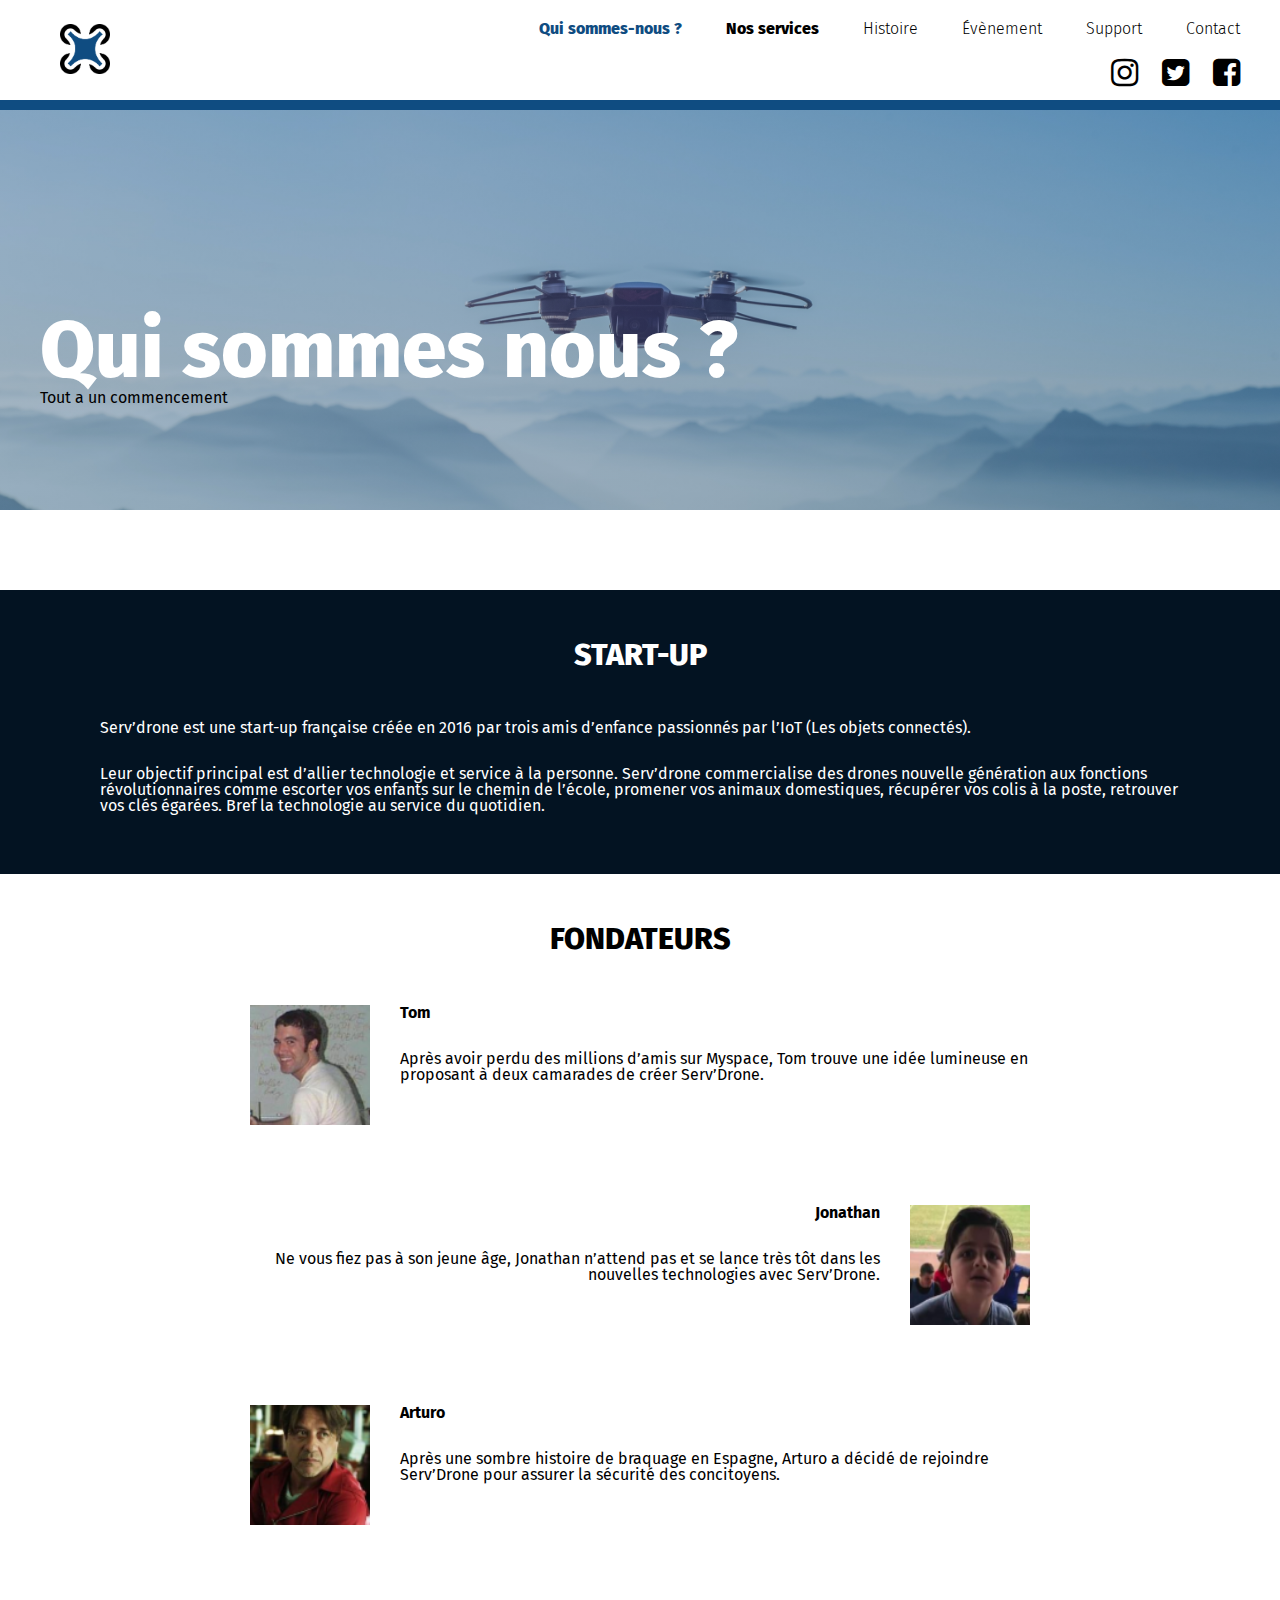
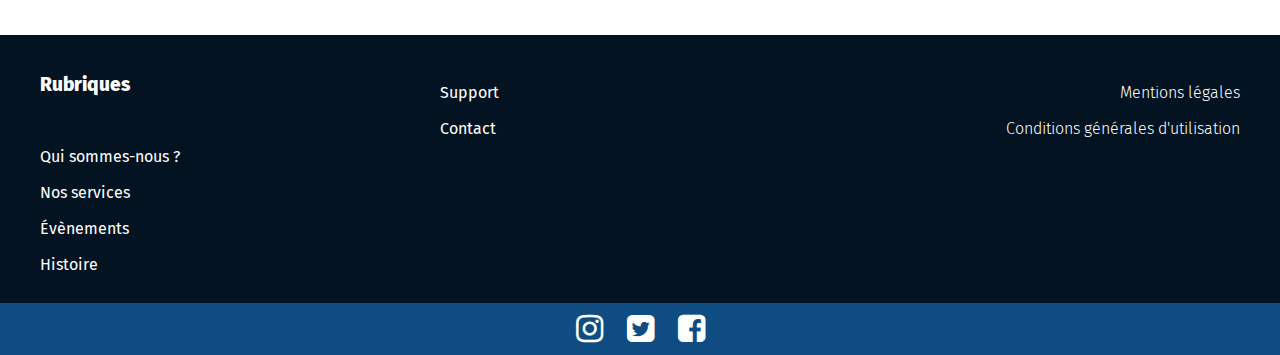
<file: about.html>
<!DOCTYPE html>
<html lang="fr">

<head>
    <meta charset="UTF-8">
    <meta name="viewport" content="width=device-width, initial-scale=1.0">

    <link rel="icon" type="image/png" href="images/favicon.png">
    <title>Serv'Drone</title>

    <link href="https://fonts.googleapis.com/css2?family=Fira+Sans:ital,wght@0,300;0,400;0,500;0,700;1,400&display=swap" rel="stylesheet">

    <link rel="stylesheet" href="https://stackpath.bootstrapcdn.com/font-awesome/4.7.0/css/font-awesome.min.css" integrity="sha384-wvfXpqpZZVQGK6TAh5PVlGOfQNHSoD2xbE+QkPxCAFlNEevoEH3Sl0sibVcOQVnN" crossorigin="anonymous">

    <link rel="stylesheet" href="css/reset.css">
    <link rel="stylesheet" href="css/base.css">
    <link rel="stylesheet" href="css/header.css">
    <link rel="stylesheet" href="css/footer.css">
    <link rel="stylesheet" href="css/technology.css">
    <link rel="stylesheet" href="css/services.css">
    <link rel="stylesheet" href="css/partners.css">
    <link rel="stylesheet" href="css/whoarewe.css">
</head>
<header class="header header-small header-1">
    <div class="navbar">
      <div class="container container-navbar">
        <a href="index.html"><img src="images/icon.png" alt="Logotype Serv'Drone"></a>
        <nav class="nav">
          <a href="#" class="bold active">Qui sommes-nous ?</a>
          <a href="services.html" class="bold">Nos services</a>
          <a href="story.html" class="light">Histoire</a>
          <a href="event.html" class="light">Évènement</a>
          <a href="support.html" class="light">Support</a>
          <a href="contact.html" class="light last-nav">Contact</a>
          <div class="social-networks">
            <a href="#"><span class="fa fa-instagram fa-2x"></span></a>
            <a href="#"><span class="fa fa-twitter-square fa-2x"></span></a>
            <a href="#" class="last-nav"><span class="fa fa-facebook-square fa-2x"></span></a>
          </div>
        </nav>
      </div>
    </div>
  </div>

  <div class="container">
    <div class="presentation">
      <h1 class="prenstation-title">Qui sommes nous ?</h1>
      <p>Tout a un commencement</p>
    </div>
  </div>
</header>
<body>
    <section class="first_part">
        <h2 class="title text-center">START-UP</h2>
        <p>Serv’drone est une start-up française créée en 2016 par trois amis d’enfance
            passionnés par l’IoT (Les objets connectés).
        </p>
        <p>Leur objectif principal est d’allier technologie et service à la personne. Serv’drone commercialise des
            drones nouvelle génération aux fonctions révolutionnaires comme escorter vos enfants sur le chemin de
            l’école, promener vos animaux domestiques, récupérer vos colis à la poste, retrouver vos clés égarées. Bref
            la technologie au service du quotidien.
        </p>
    </section>
    <section class="second_part">
        <h2 class="title text-center">FONDATEURS</h2>
        <div class="picture_direction_left">
            <div class="picture_portraitfirstpart">
                <img src="images/fondateur1.png">
            </div>
            <div class="text_direction_left">
                <h3>Tom</h3>
                <p>Après avoir perdu des millions d’amis sur Myspace, Tom trouve une idée lumineuse en proposant à deux
                    camarades de créer Serv’Drone.
                </p>
            </div>
        </div>
        <div class="picture_direction_right">
            <div class="picture_portraitsecondpart_mobile">
                <img src="images/fondateur2.png">
            </div>
            <div class="text_direction_right">
                <h3 class="direction_right">Jonathan</h3>
                <p>Ne vous fiez pas à son jeune âge, Jonathan n’attend pas et se lance très tôt dans les nouvelles
                    technologies avec Serv’Drone.
                </p>
            </div>
            <div class="picture_portraitsecondpart_pc">
                <img src="images/fondateur2.png">
            </div>
        </div>
        <div class="picture_direction_left">
            <div class="picture_portraitthirdpart">
                <img src="images/fondateur3.png">
            </div>
            <div class="text_direction_left">
                <h3>Arturo</h3>
                <p>Après une sombre histoire de braquage en Espagne, Arturo a décidé de rejoindre Serv’Drone pour
                    assurer la sécurité des concitoyens.
                </p>
            </div>
        </div>
    </section>
    <footer class="footer"> 
      <div class="container">
        <div class="rubriques">
          <h3>Rubriques</h3>
          <a href="about.html">Qui sommes-nous ?</a>
          <a href="services.html">Nos services</a>
          <a href="events.html">Évènements</a>
          <a href="story.html">Histoire</a>
        </div>
        <div class="rubriques">
          <a href="support.html">Support</a>
          <a href="contact.html">Contact</a>
        </div>
        <div class="rubriques rubrique-3">
          <a href="mentions.html" class="light">Mentions légales</a>
          <a href="mentions.html" class="light">Conditions générales d'utilisation</a>
        </div>
      </div>
      <div class="footer-social-networks">
        <a href="#"><span class="fa fa-instagram fa-2x"></span></a>
        <a href="#"><span class="fa fa-twitter-square fa-2x"></span></a>
        <a href="#" class="last-nav"><span class="fa fa-facebook-square fa-2x"></span></a>
      </div>
    </footer>
</body>

</html>
</file>
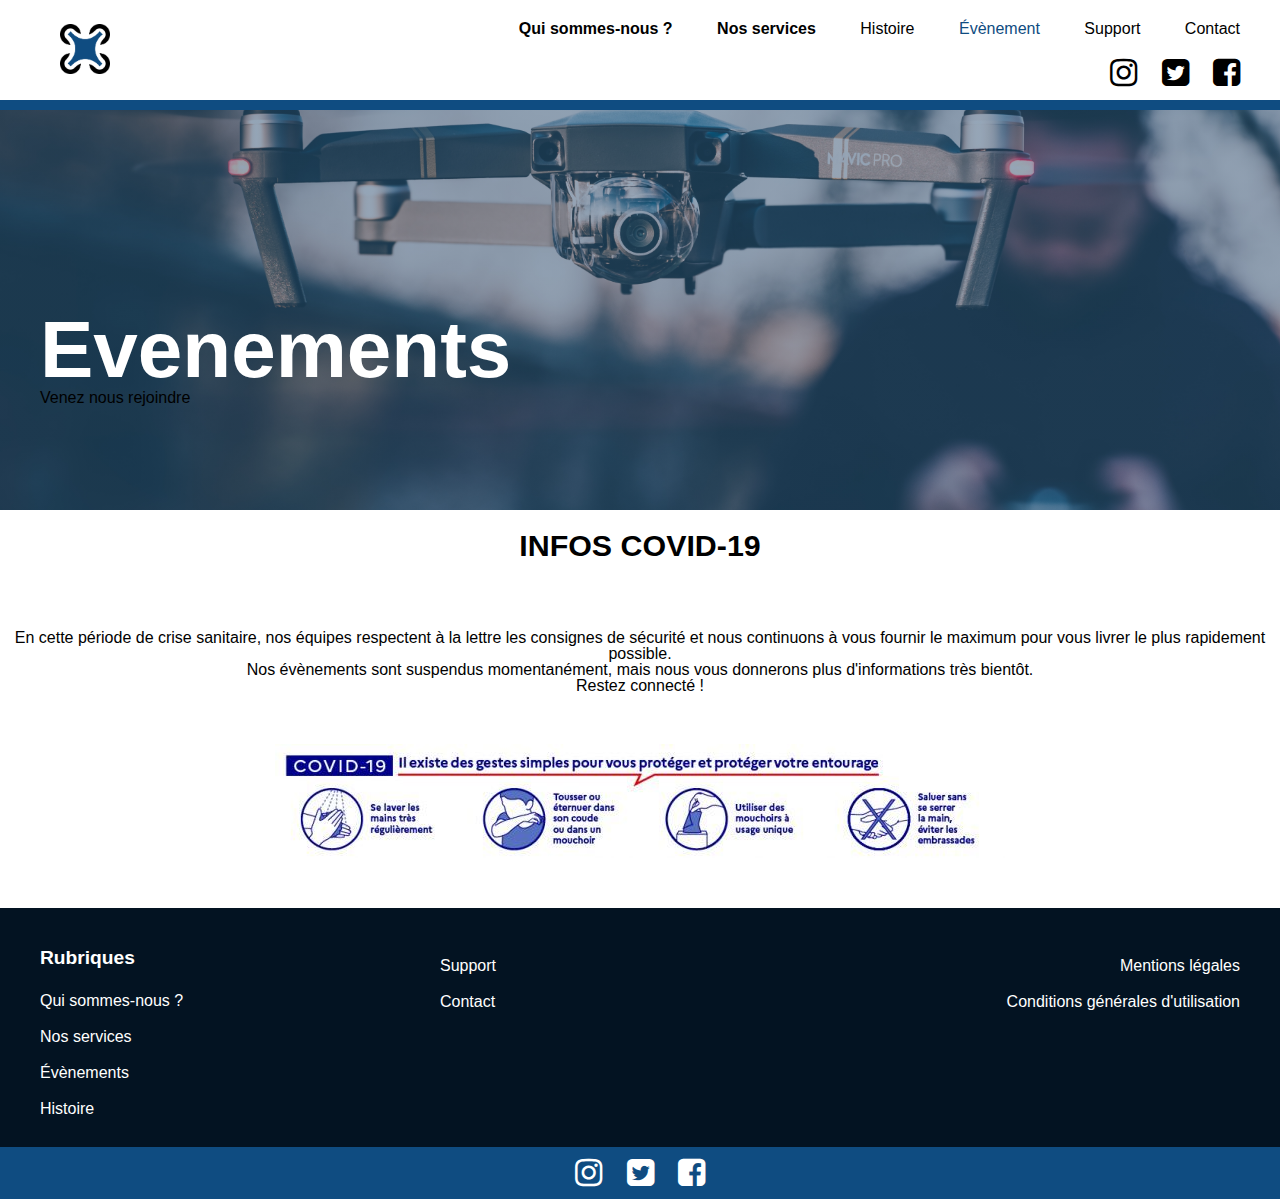
<file: event.html>
<!DOCTYPE html>
<html lang="fr">

<head>
    <meta charset="UTF-8">
    <meta name="viewport" content="width=device-width, initial-scale=1.0">

    <link rel="icon" type="image/png" href="images/favicon.png">
    <title>Serv'Drone</title>

    <link rel="stylesheet" href="https://stackpath.bootstrapcdn.com/font-awesome/4.7.0/css/font-awesome.min.css"
        integrity="sha384-wvfXpqpZZVQGK6TAh5PVlGOfQNHSoD2xbE+QkPxCAFlNEevoEH3Sl0sibVcOQVnN" crossorigin="anonymous">

    <link rel="stylesheet" href="css/reset.css">
    <link rel="stylesheet" href="css/base.css">
    <link rel="stylesheet" href="css/header.css">
    <link rel="stylesheet" href="css/footer.css">
    <link rel="stylesheet" href="css/technology.css">
    <link rel="stylesheet" href="css/services.css">
    <link rel="stylesheet" href="css/partners.css">
    <link rel="stylesheet" href="css/event.css">
    <link rel="stylesheet" href="https://cdnjs.cloudflare.com/ajax/libs/animate.css/4.1.1/animate.min.css" />
</head>
<header class="header header-small header-3">
    <div class="navbar">
        <div class="container container-navbar">
            <a href="index.html"><img src="images/icon.png" alt="Logotype Serv'Drone"></a>
            <nav class="nav">
                <a href="about.html" class="bold">Qui sommes-nous ?</a>
                <a href="services.html" class="bold">Nos services</a>
                <a href="story.html" class="light">Histoire</a>
                <a href="#" class="light active">Évènement</a>
                <a href="support.html" class="light">Support</a>
                <a href="contact.html" class="light last-nav">Contact</a>
                <div class="social-networks">
                    <a href="#"><span class="fa fa-instagram fa-2x"></span></a>
                    <a href="#"><span class="fa fa-twitter-square fa-2x"></span></a>
                    <a href="#" class="last-nav"><span class="fa fa-facebook-square fa-2x"></span></a>
                </div>
            </nav>
        </div>
    </div>
    </div>

    <div class="container">
        <div class="presentation">
            <h1 class="prenstation-title">Evenements</h1>
            <p>Venez nous rejoindre</p>
        </div>
    </div>
</header>

<body>
    <section class="content_event">
        <h2 class="title text-center animate__heartBeat">INFOS COVID-19</h2>
        <p>En cette période de crise sanitaire, nos équipes respectent à la lettre les consignes de sécurité et nous
            continuons à vous fournir le maximum pour vous livrer le plus rapidement possible.<br>
            Nos évènements sont suspendus momentanément, mais nous vous donnerons plus d'informations très bientôt.<br>
            Restez connecté !
        </p>
        <img src="/images/gestescovid.jpg">
    </section>
    <footer class="footer">
        <div class="container">
            <div class="rubriques">
                <h3>Rubriques</h3>
                <a href="#">Qui sommes-nous ?</a>
                <a href="#">Nos services</a>
                <a href="#">Évènements</a>
                <a href="#">Histoire</a>
            </div>
            <div class="rubriques">
                <a href="#">Support</a>
                <a href="#">Contact</a>
            </div>
            <div class="rubriques rubrique-3">
                <a href="#" class="light">Mentions légales</a>
                <a href="#" class="light">Conditions générales d'utilisation</a>
            </div>
        </div>
        <div class="footer-social-networks">
            <a href="#"><span class="fa fa-instagram fa-2x"></span></a>
            <a href="#"><span class="fa fa-twitter-square fa-2x"></span></a>
            <a href="#" class="last-nav"><span class="fa fa-facebook-square fa-2x"></span></a>
        </div>
    </footer>
</body>

</html>
</file>
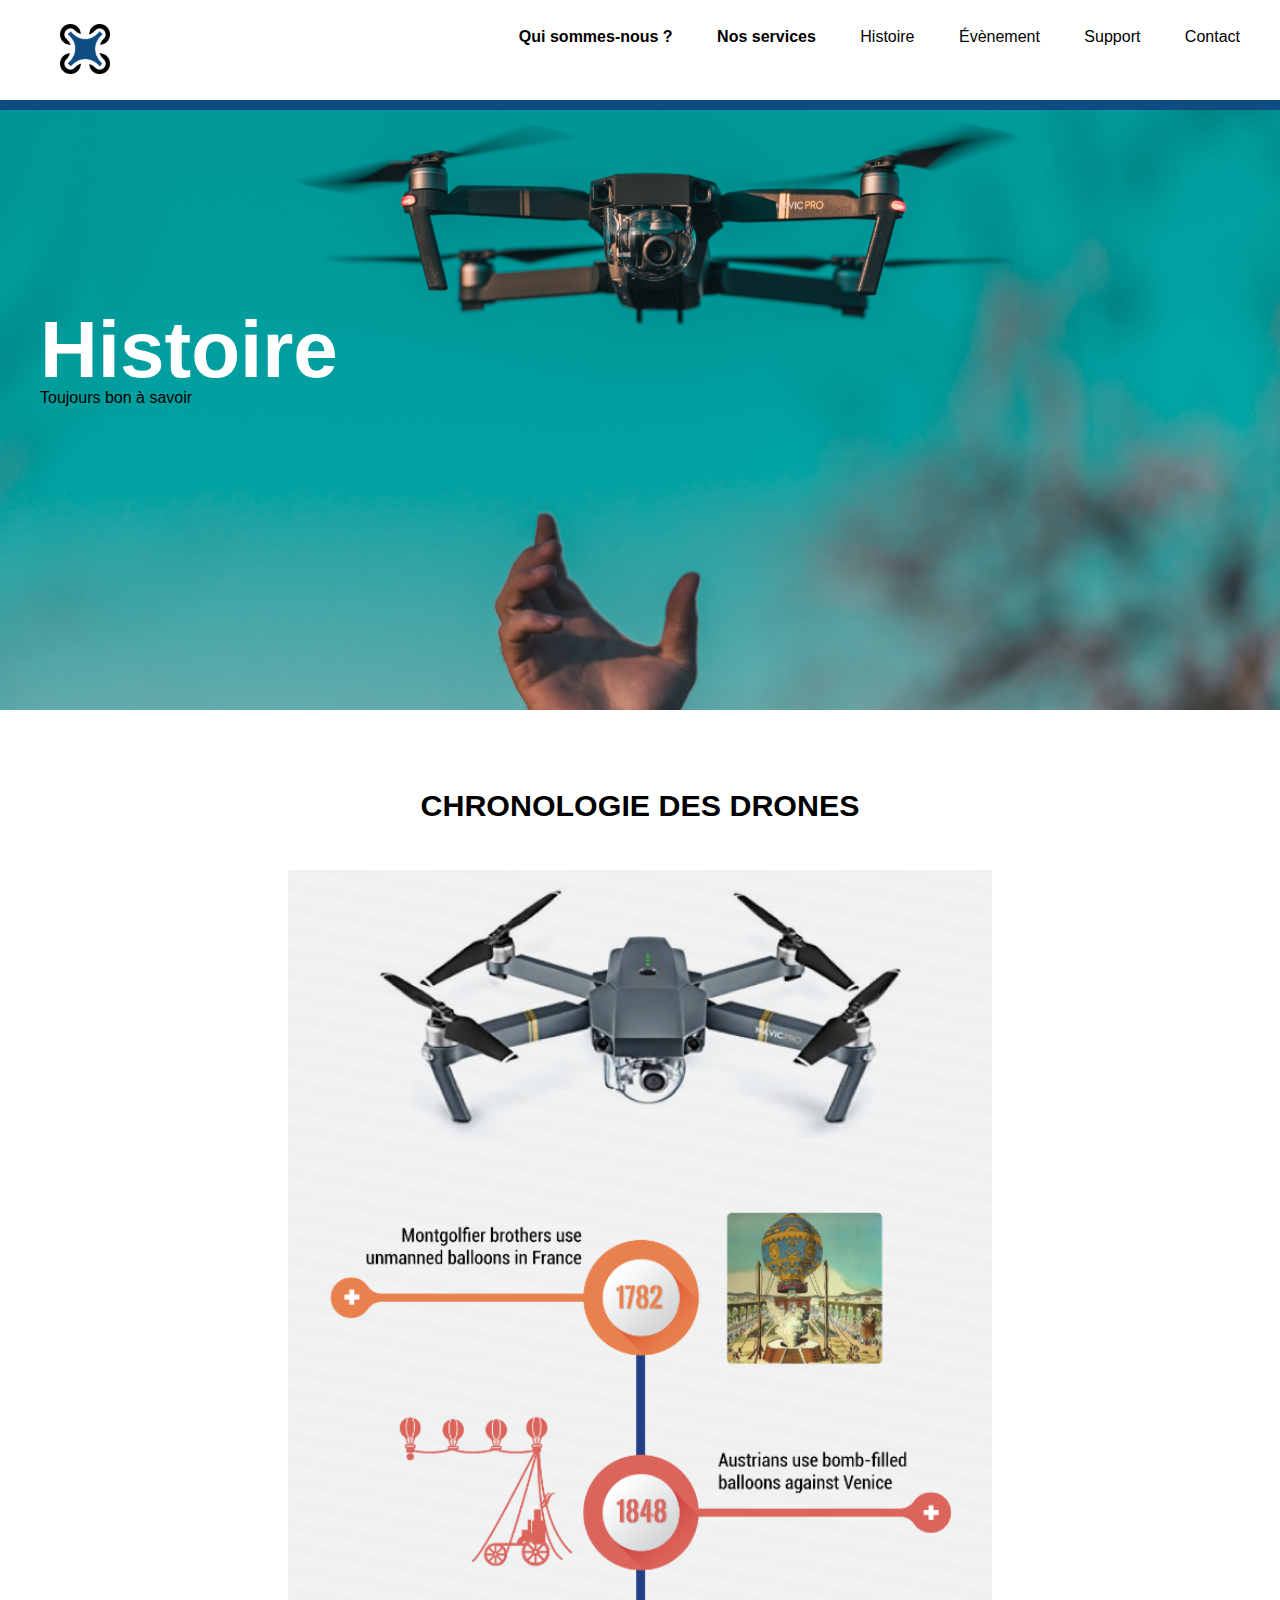
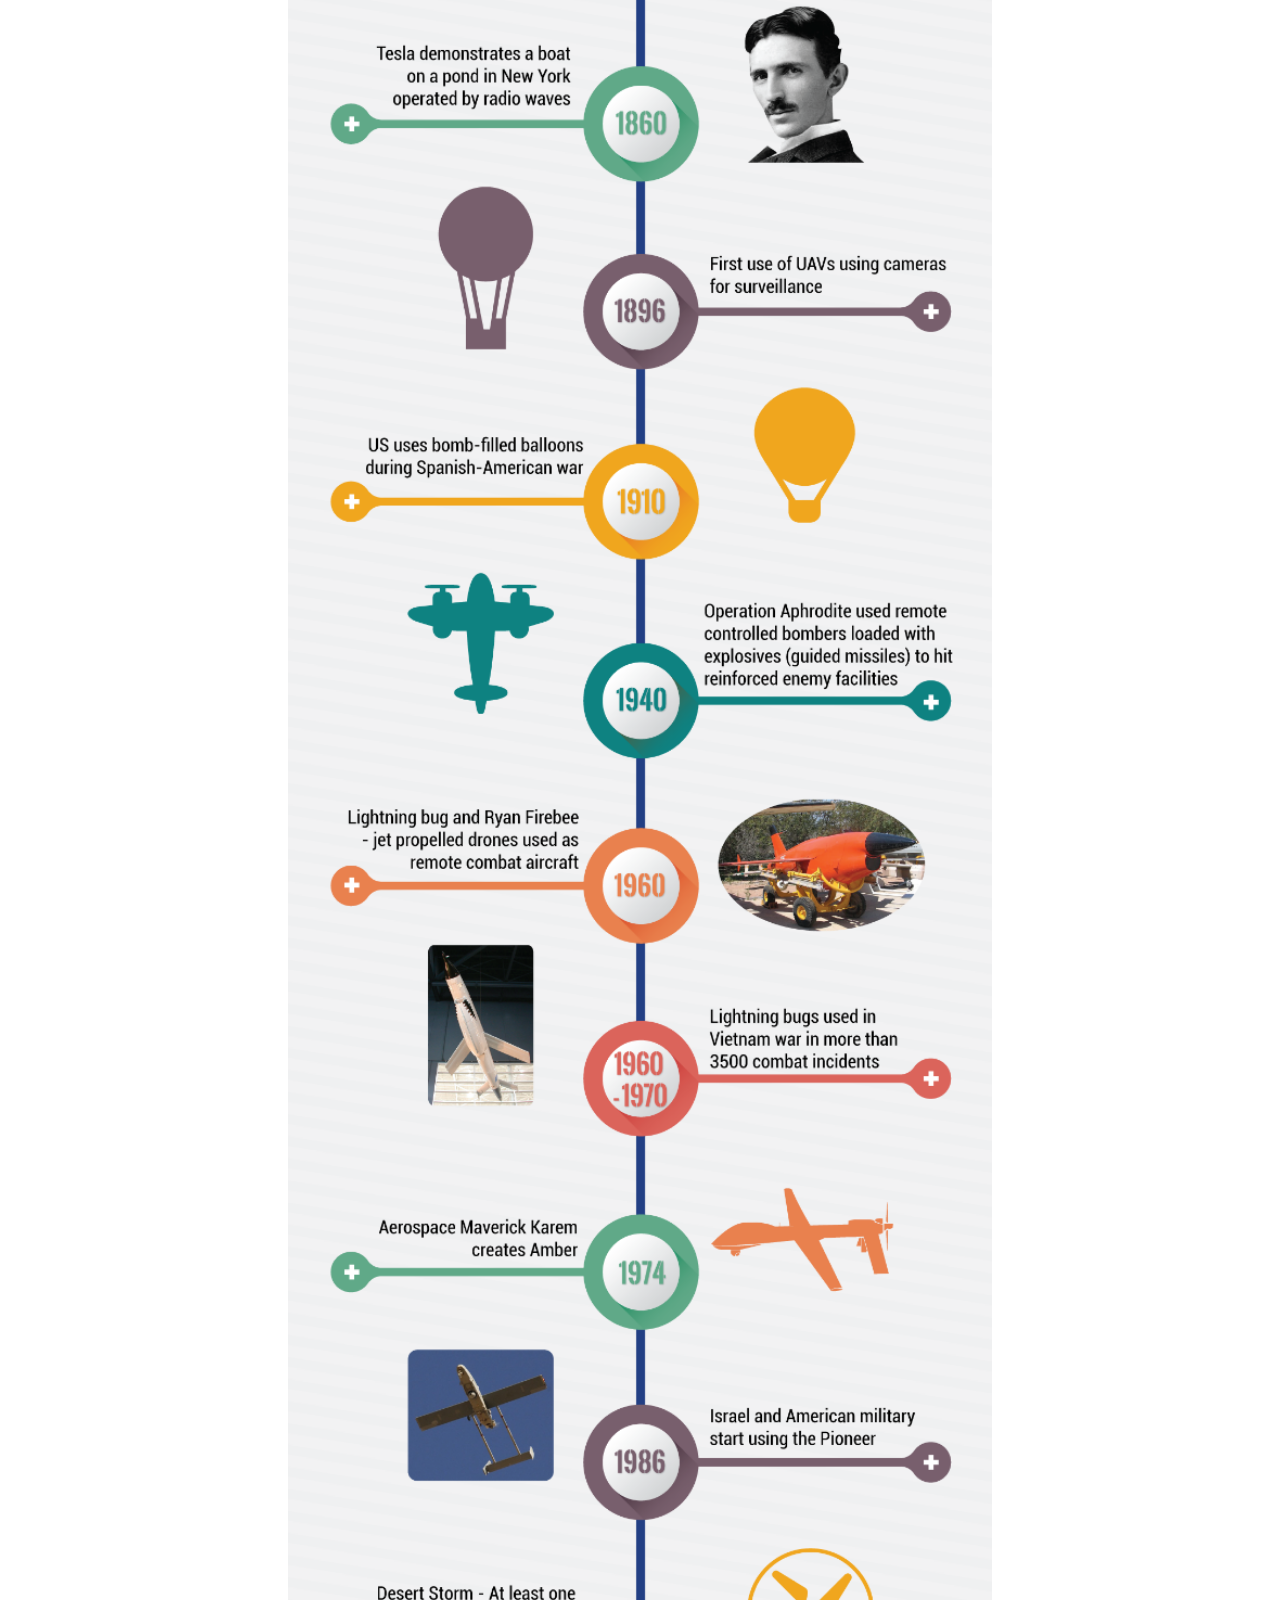
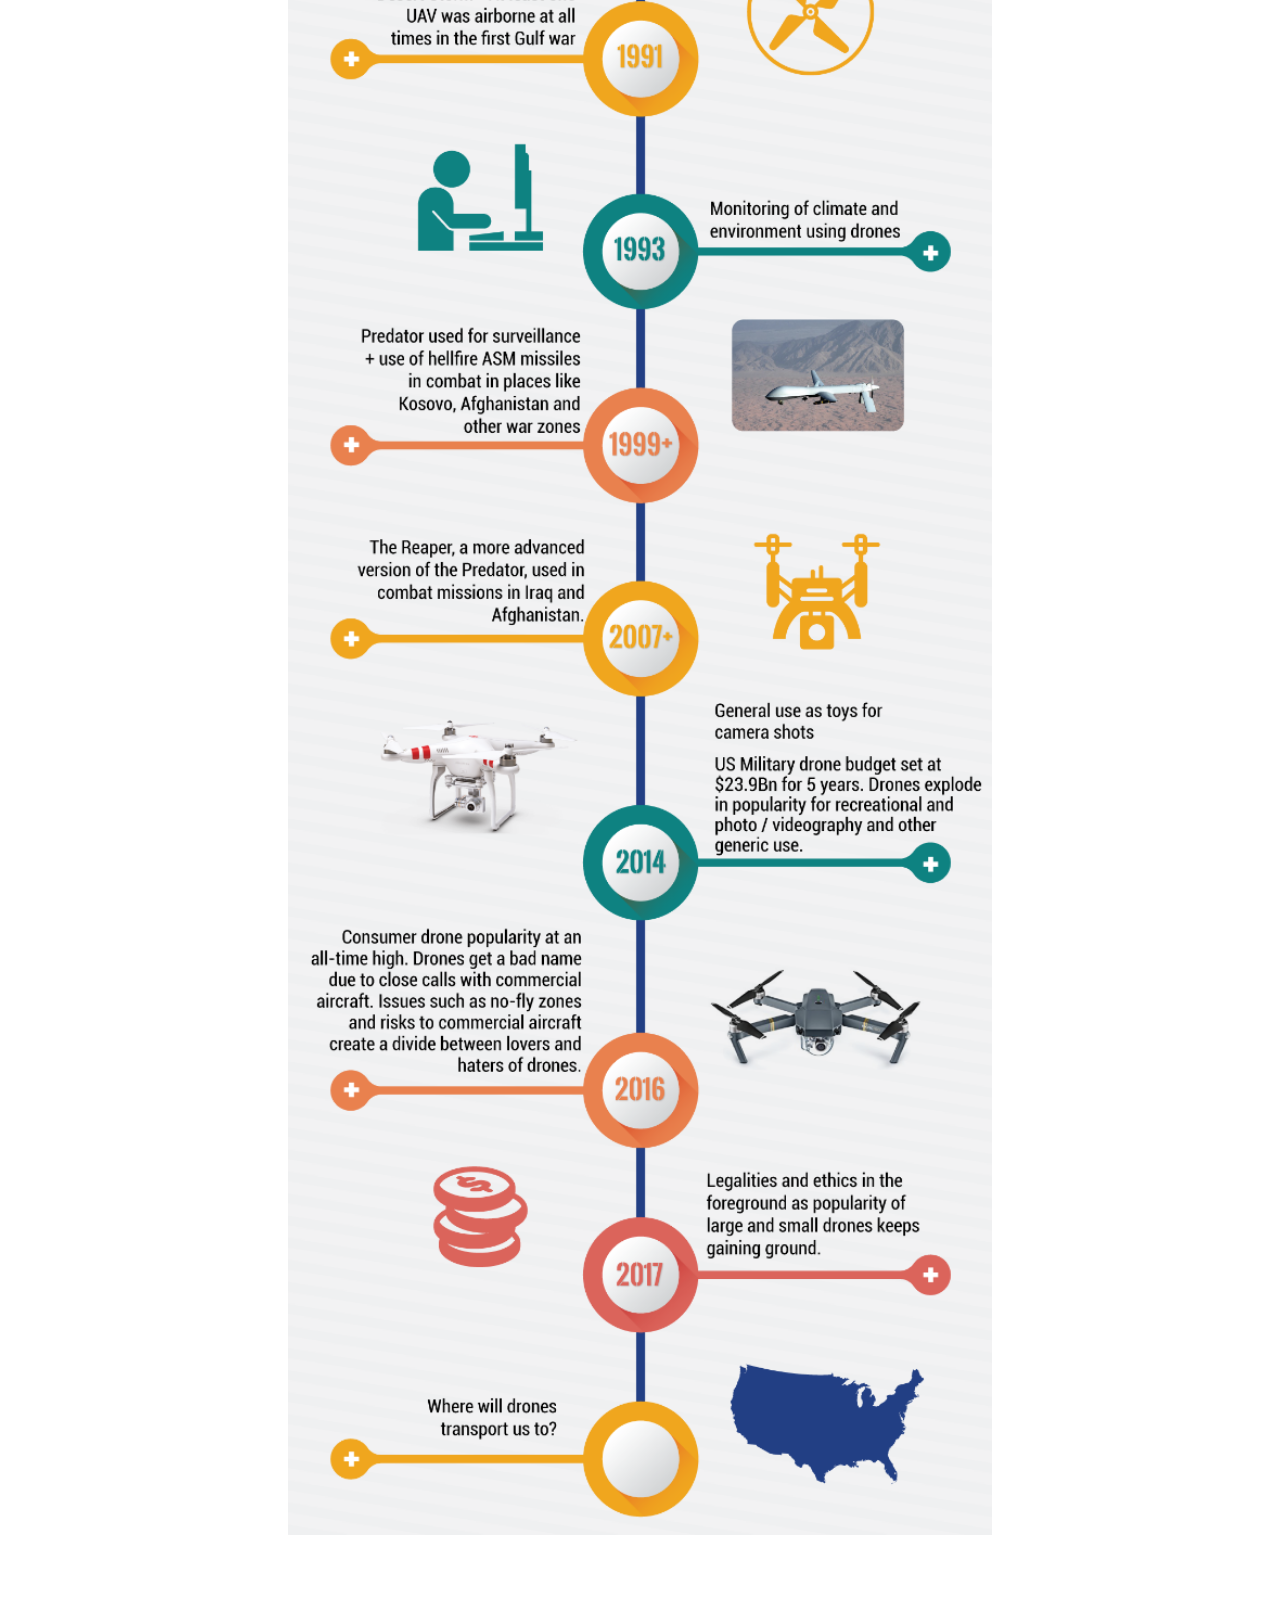
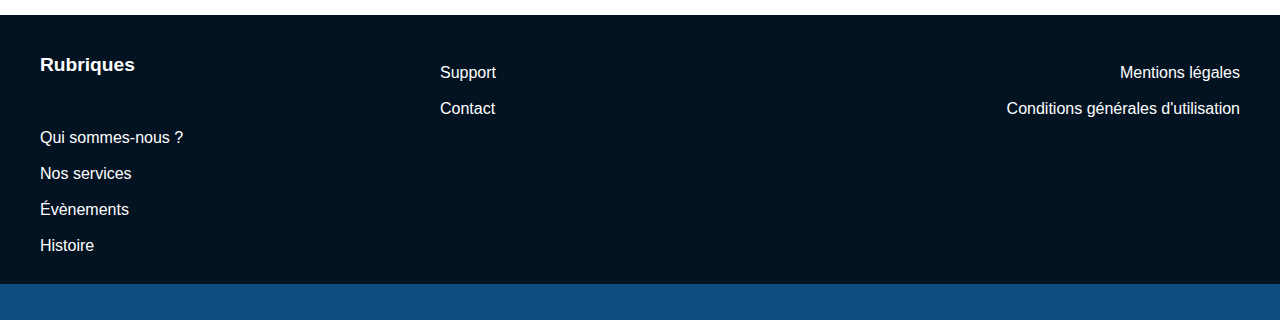
<file: history.html>
<!DOCTYPE html>
<html lang="fr">

<head>
    <meta charset="UTF-8">
    <meta name="viewport" content="width=device-width, initial-scale=1.0">

    <link rel="icon" type="image/png" href="images/favicon.png">
    <title>Serv'Drone</title>

    <link rel="stylesheet" href="css/reset.css">
    <link rel="stylesheet" href="css/base.css">
    <link rel="stylesheet" href="css/header.css">
    <link rel="stylesheet" href="css/footer.css">
    <link rel="stylesheet" href="css/technology.css">
    <link rel="stylesheet" href="css/services.css">
    <link rel="stylesheet" href="css/partners.css">
    <link rel="stylesheet" href="css/whoarewe.css">
    <link rel="stylesheet" href="css/history.css">
</head>
<header class="header">
    <div class="navbar">
        <div class="container container-navbar">
            <a href="index.html"><img src="images/icon.png" alt="Logotype Serv'Drone"></a>
            <nav class="nav">
                <a href="about.html" class="bold">Qui sommes-nous ?</a>
                <a href="services.html" class="bold">Nos services</a>
                <a href="story.html" class="light">Histoire</a>
                <a href="event.html" class="light">Évènement</a>
                <a href="support.html" class="light">Support</a>
                <a href="contact.html" class="light last-nav">Contact</a>
                <div class="social-networks">
                    <a href="#"><span class="fa fa-instagram fa-2x"></span></a>
                    <a href="#"><span class="fa fa-twitter-square fa-2x"></span></a>
                    <a href="#" class="last-nav"><span class="fa fa-facebook-square fa-2x"></span></a>
                </div>
            </nav>
        </div>
    </div>
    </div>

    <div class="container">
        <div class="presentation">
            <h1 class="prenstation-title">Histoire</h1>
            <p>Toujours bon à savoir</p>
        </div>
    </div>
</header>

<body>
    <section class="content_history">
        <h2 class="title text-center">CHRONOLOGIE DES DRONES</h2>
        <div class="picture_history">
            <img src="images/dronehistory.png">
        </div>
    </section>
    <footer class="footer">
        <div class="container">
            <div class="rubriques">
                <h3>Rubriques</h3>
                <a href="#">Qui sommes-nous ?</a>
                <a href="#">Nos services</a>
                <a href="#">Évènements</a>
                <a href="#">Histoire</a>
            </div>
            <div class="rubriques">
                <a href="#">Support</a>
                <a href="#">Contact</a>
            </div>
            <div class="rubriques rubrique-3">
                <a href="#" class="light">Mentions légales</a>
                <a href="#" class="light">Conditions générales d'utilisation</a>
            </div>
        </div>
        <div class="footer-social-networks">
            <a href="#"><span class="fa fa-instagram fa-2x"></span></a>
            <a href="#"><span class="fa fa-twitter-square fa-2x"></span></a>
            <a href="#" class="last-nav"><span class="fa fa-facebook-square fa-2x"></span></a>
        </div>
    </footer>
</body>

</html>
</file>
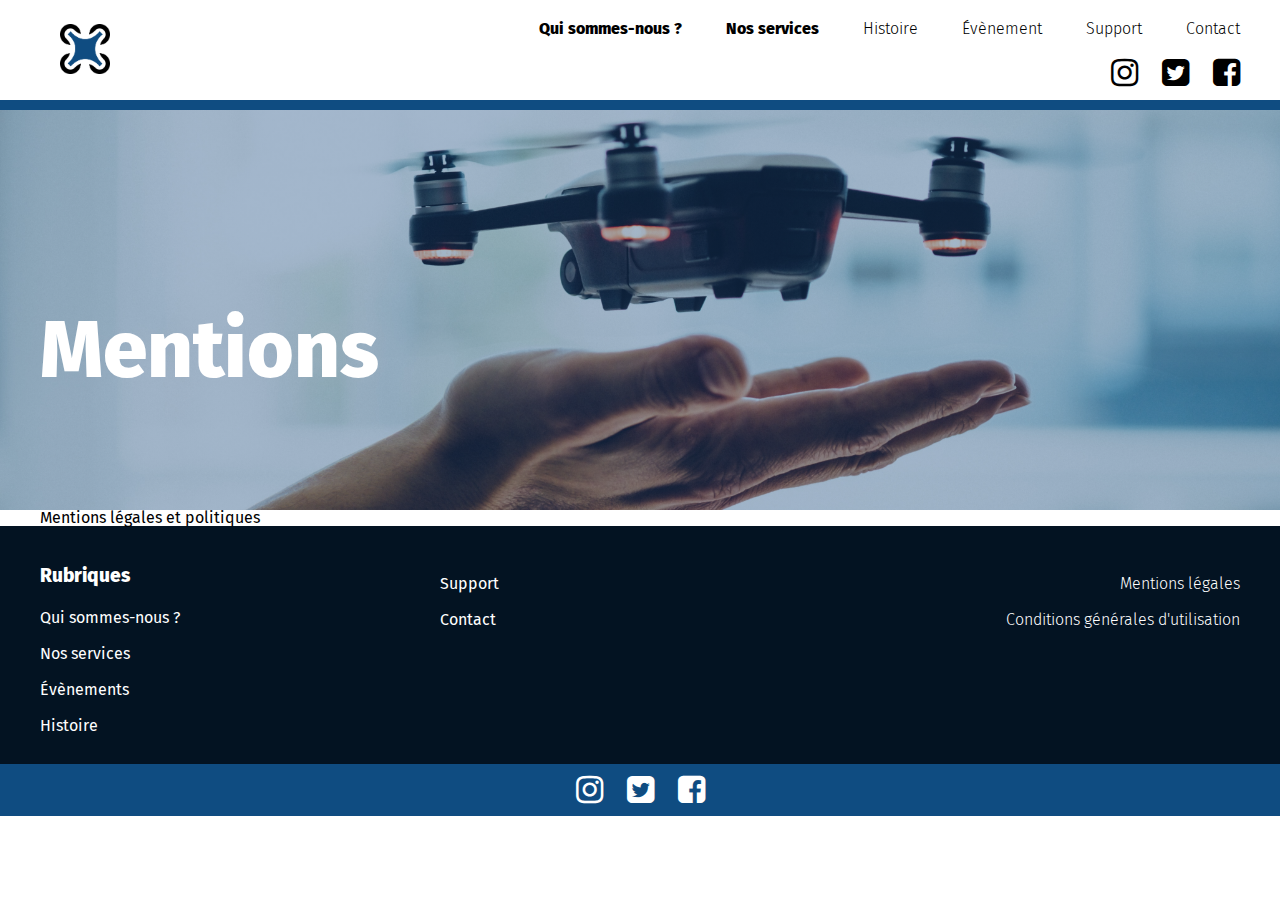
<file: mentions.html>
<!DOCTYPE html>
<html lang="fr">
  <head>
    <meta charset="UTF-8">
    <meta name="viewport" content="width=device-width, initial-scale=1.0">
    
    <link rel="icon" type="image/png" href="images/icon.png">
    <title>Serv'Drone</title>

    <link href="https://fonts.googleapis.com/css2?family=Fira+Sans:ital,wght@0,300;0,400;0,500;0,700;1,400&display=swap" rel="stylesheet">

    <link rel="stylesheet" href="https://stackpath.bootstrapcdn.com/font-awesome/4.7.0/css/font-awesome.min.css" integrity="sha384-wvfXpqpZZVQGK6TAh5PVlGOfQNHSoD2xbE+QkPxCAFlNEevoEH3Sl0sibVcOQVnN" crossorigin="anonymous">

    <link rel="stylesheet" href="css/reset.css">
    <link rel="stylesheet" href="css/base.css">
    <link rel="stylesheet" href="css/header.css">
    <link rel="stylesheet" href="css/footer.css">
    <link rel="stylesheet" href="css/technology.css">
    <link rel="stylesheet" href="css/services.css">
    <link rel="stylesheet" href="css/partners.css">
  </head>
  <body>
    <header class="header header-small header-4">
        <div class="navbar">
          <div class="container container-navbar">
            <a href="index.html"><img src="images/icon.png" alt="Logotype Serv'Drone"></a>
            <nav class="nav">
              <a href="about.html" class="bold">Qui sommes-nous ?</a>
              <a href="services.html" class="bold">Nos services</a>
              <a href="story.html" class="light">Histoire</a>
              <a href="event.html" class="light">Évènement</a>
              <a href="support.html" class="light">Support</a>
              <a href="contact.html" class="light last-nav">Contact</a>
              <div class="social-networks">
                <a href="#"><span class="fa fa-instagram fa-2x"></span></a>
                <a href="#"><span class="fa fa-twitter-square fa-2x"></span></a>
                <a href="#" class="last-nav"><span class="fa fa-facebook-square fa-2x"></span></a>
              </div>
            </nav>
          </div>
        </div>
      </div>
 
      <div class="container">
        <div class="presentation">
          <h1 class="prenstation-title">Mentions</h1>
        </div>
      </div>
    </header>

    <div class="container">
      Mentions légales et politiques
    </div>

    <footer class="footer"> 
      <div class="container">
        <div class="rubriques">
          <h3>Rubriques</h3>
          <a href="about.html">Qui sommes-nous ?</a>
          <a href="services.html">Nos services</a>
          <a href="events.html">Évènements</a>
          <a href="story.html">Histoire</a>
        </div>
        <div class="rubriques">
          <a href="support.html">Support</a>
          <a href="contact.html">Contact</a>
        </div>
        <div class="rubriques rubrique-3">
          <a href="mentions.html" class="light">Mentions légales</a>
          <a href="mentions.html" class="light">Conditions générales d'utilisation</a>
        </div>
      </div>
      <div class="footer-social-networks">
        <a href="#"><span class="fa fa-instagram fa-2x"></span></a>
        <a href="#"><span class="fa fa-twitter-square fa-2x"></span></a>
        <a href="#" class="last-nav"><span class="fa fa-facebook-square fa-2x"></span></a>
      </div>
    </footer>
  </body>
</html>
</file>
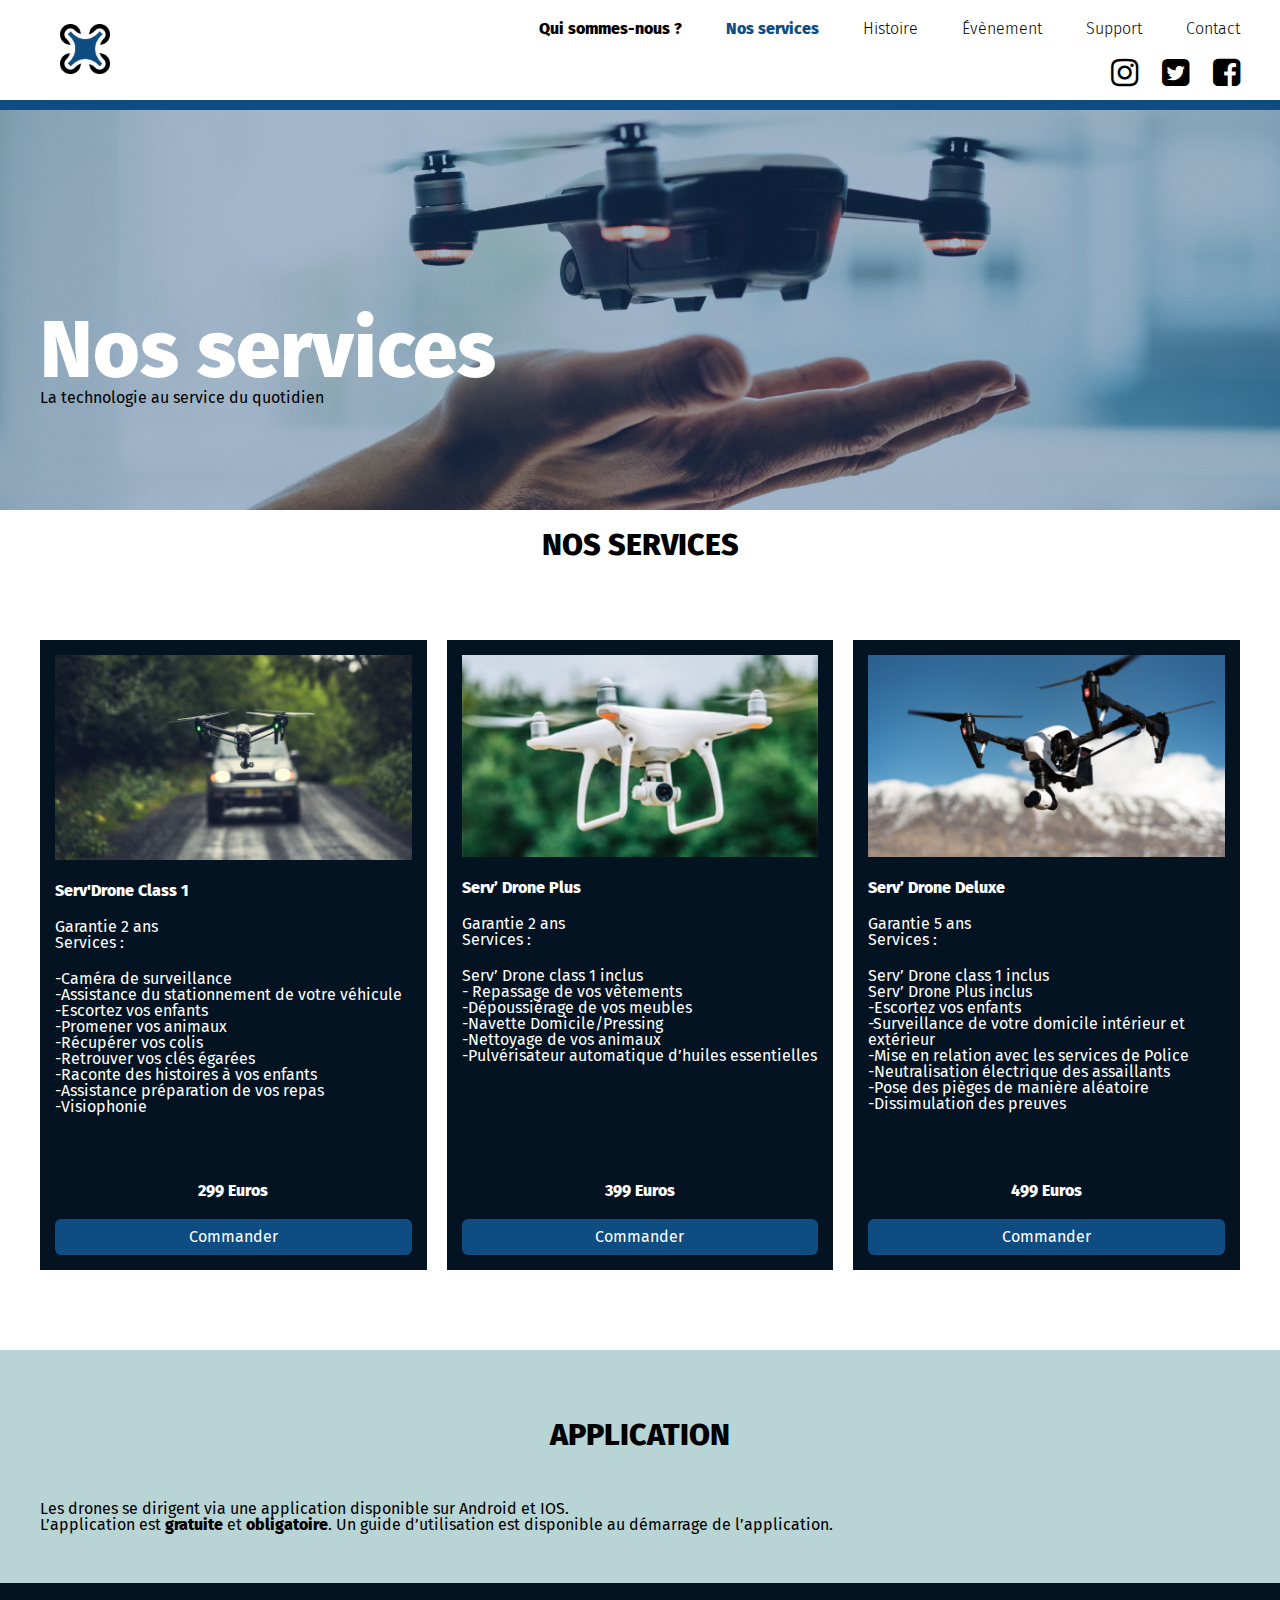
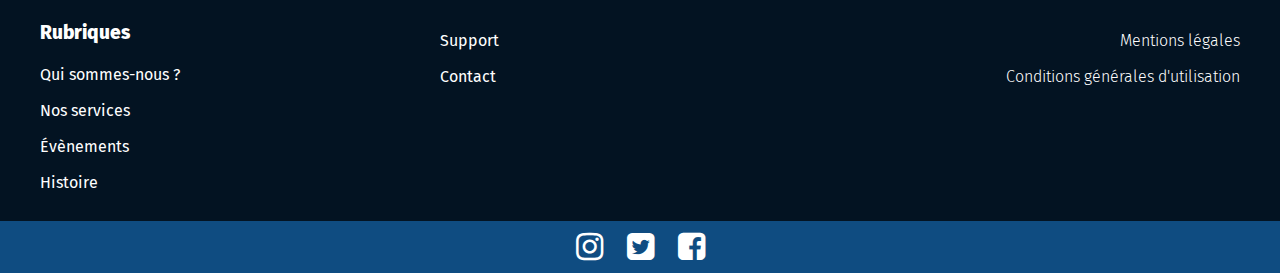
<file: services.html>
<!DOCTYPE html>
<html lang="fr">
  <head>
    <meta charset="UTF-8">
    <meta name="viewport" content="width=device-width, initial-scale=1.0">
    
    <link rel="icon" type="image/png" href="images/icon.png">
    <title>Serv'Drone</title>

    <link href="https://fonts.googleapis.com/css2?family=Fira+Sans:ital,wght@0,300;0,400;0,500;0,700;1,400&display=swap" rel="stylesheet">

    <link rel="stylesheet" href="https://stackpath.bootstrapcdn.com/font-awesome/4.7.0/css/font-awesome.min.css" integrity="sha384-wvfXpqpZZVQGK6TAh5PVlGOfQNHSoD2xbE+QkPxCAFlNEevoEH3Sl0sibVcOQVnN" crossorigin="anonymous">

    <link rel="stylesheet" href="css/reset.css">
    <link rel="stylesheet" href="css/base.css">
    <link rel="stylesheet" href="css/header.css">
    <link rel="stylesheet" href="css/footer.css">
    <link rel="stylesheet" href="css/technology.css">
    <link rel="stylesheet" href="css/services.css">
    <link rel="stylesheet" href="css/partners.css">
  </head>
  <body>
    <header class="header header-small header-4">
        <div class="navbar">
          <div class="container container-navbar">
            <a href="index.html"><img src="images/icon.png" alt="Logotype Serv'Drone"></a>
            <nav class="nav">
              <a href="about.html" class="bold">Qui sommes-nous ?</a>
              <a href="#" class="bold active">Nos services</a>
              <a href="story.html" class="light">Histoire</a>
              <a href="event.html" class="light">Évènement</a>
              <a href="support.html" class="light">Support</a>
              <a href="contact.html" class="light last-nav">Contact</a>
              <div class="social-networks">
                <a href="#"><span class="fa fa-instagram fa-2x"></span></a>
                <a href="#"><span class="fa fa-twitter-square fa-2x"></span></a>
                <a href="#" class="last-nav"><span class="fa fa-facebook-square fa-2x"></span></a>
              </div>
            </nav>
          </div>
        </div>
      </div>
 
      <div class="container">
        <div class="presentation">
          <h1 class="prenstation-title">Nos services</h1>
          <p>La technologie au service du quotidien</p>
        </div>
      </div>
    </header>

   <div class="container">
      <h2 class="title text-center">Nos services</h2>

      <div class="products">
        <div class="product">
          <img src="images/service_product1.png" alt="">
          <h3 class="product-title">Serv'Drone Class 1</h3>
          <p class="product-details">
    
            Garantie 2 ans 
            <br>
            Services :
            <ul>
              <li>-Caméra de surveillance</li>
              <li>-Assistance du stationnement de votre véhicule</li>
              <li>-Escortez vos enfants</li>
              <li>-Promener vos animaux</li>
              <li>-Récupérer vos colis</li>
              <li>-Retrouver vos clés égarées</li>
              <li>-Raconte des histoires à vos enfants</li>
              <li>-Assistance préparation de vos repas</li>
              <li>-Visiophonie</li>
            </ul>
          </p>
          <div class="bottom-product">
            <p class="product-price">
              299 Euros
            </p>
            <a href="support.html" class="btn">Commander</a>
          </div>
        </div> 

        <div class="product">
          <img src="images/service_product2.png" alt="">
          <h3 class="product-title">Serv’ Drone Plus</h3>
          <p class="product-details">
    
            Garantie 2 ans 
            <br>
            Services :
            <ul>
              <li>Serv’ Drone class 1 inclus</li>
              <li>- Repassage de vos vêtements</li>
              <li>-Dépoussiérage de vos meubles</li>
              <li>-Navette Domicile/Pressing</li>
              <li>-Nettoyage de vos animaux</li>
              <li>-Pulvérisateur automatique d’huiles essentielles </li>
            </ul>
          </p>
          <div class="bottom-product">
            <p class="product-price">
              399 Euros
            </p>
            <a href="support.html" class="btn">Commander</a>
          </div>
        </div>
      
        <div class="product">
          <img src="images/service_product3.png" alt="">
          <h3 class="product-title">Serv’ Drone Deluxe</h3>
          <p class="product-details">
    
            Garantie 5 ans
            <br>
            Services :
            <ul>
              <li>Serv’ Drone class 1 inclus</li>
              <li>Serv’ Drone Plus inclus</li>
              <li>-Escortez vos enfants</li>
              <li>-Surveillance de votre domicile intérieur et extérieur</li>
              <li>-Mise en relation avec les services de Police</li>
              <li>-Neutralisation électrique des assaillants </li>
              <li>-Pose des pièges de manière aléatoire </li>
              <li>-Dissimulation des preuves </li>
            </ul>
          </p>
          <div class="bottom-product">
            <p class="product-price">
              499 Euros
            </p>
            <a href="support.html" class="btn">Commander</a>
          </div>
        </div>
      </div>
   </div>

   <div class="bg-light">
    <div class="container application">
      <h2 class="title text-center">Application</h2>
      <p>
        Les drones se dirigent via une application disponible sur Android et IOS.  <br>
  L’application est <span class="bold">gratuite</span> et  <span class="bold">obligatoire</span>.
  Un guide d’utilisation est disponible au démarrage de l’application.
      </p>
    </div>
  </div>

    <footer class="footer"> 
      <div class="container">
        <div class="rubriques">
          <h3>Rubriques</h3>
          <a href="about.html">Qui sommes-nous ?</a>
          <a href="services.html">Nos services</a>
          <a href="events.html">Évènements</a>
          <a href="story.html">Histoire</a>
        </div>
        <div class="rubriques">
          <a href="support.html">Support</a>
          <a href="contact.html">Contact</a>
        </div>
        <div class="rubriques rubrique-3">
          <a href="mentions.html" class="light">Mentions légales</a>
          <a href="mentions.html" class="light">Conditions générales d'utilisation</a>
        </div>
      </div>
      <div class="footer-social-networks">
        <a href="#"><span class="fa fa-instagram fa-2x"></span></a>
        <a href="#"><span class="fa fa-twitter-square fa-2x"></span></a>
        <a href="#" class="last-nav"><span class="fa fa-facebook-square fa-2x"></span></a>
      </div>
    </footer>
  </body>
</html>
</file>
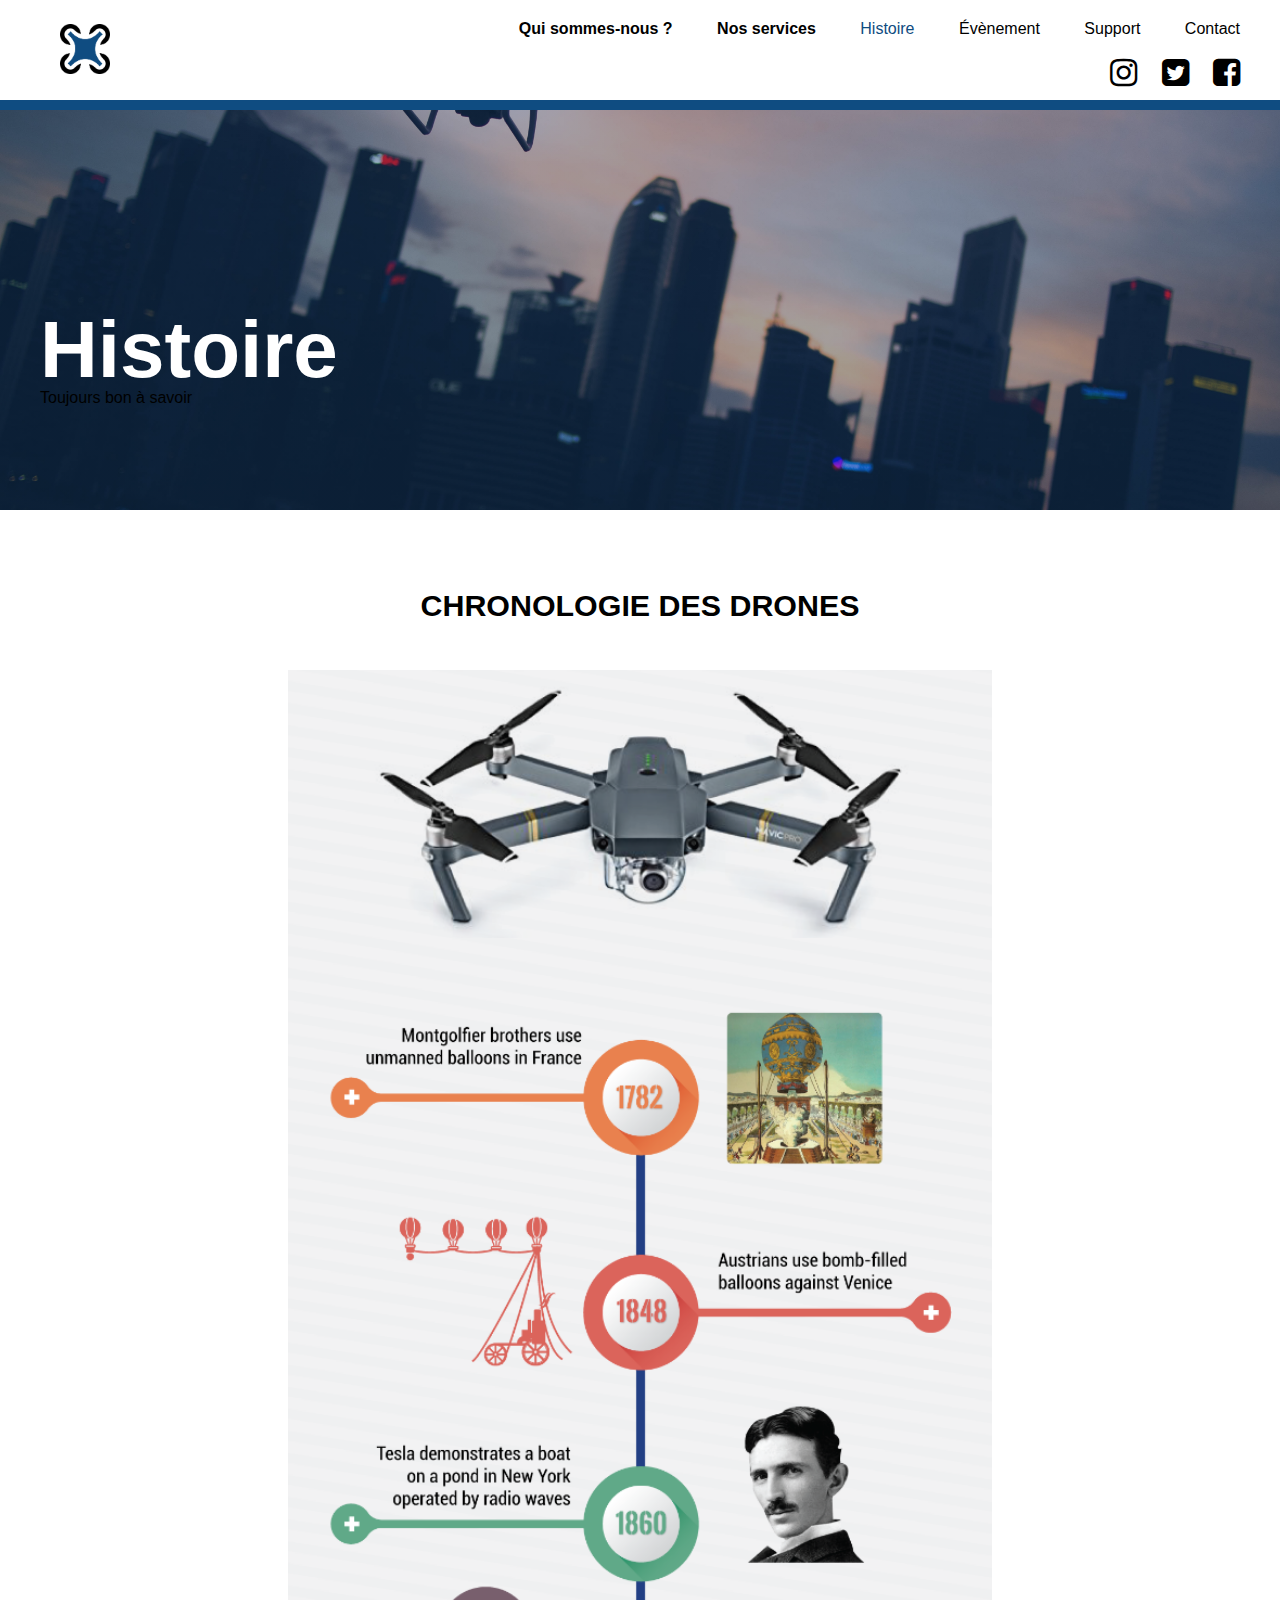
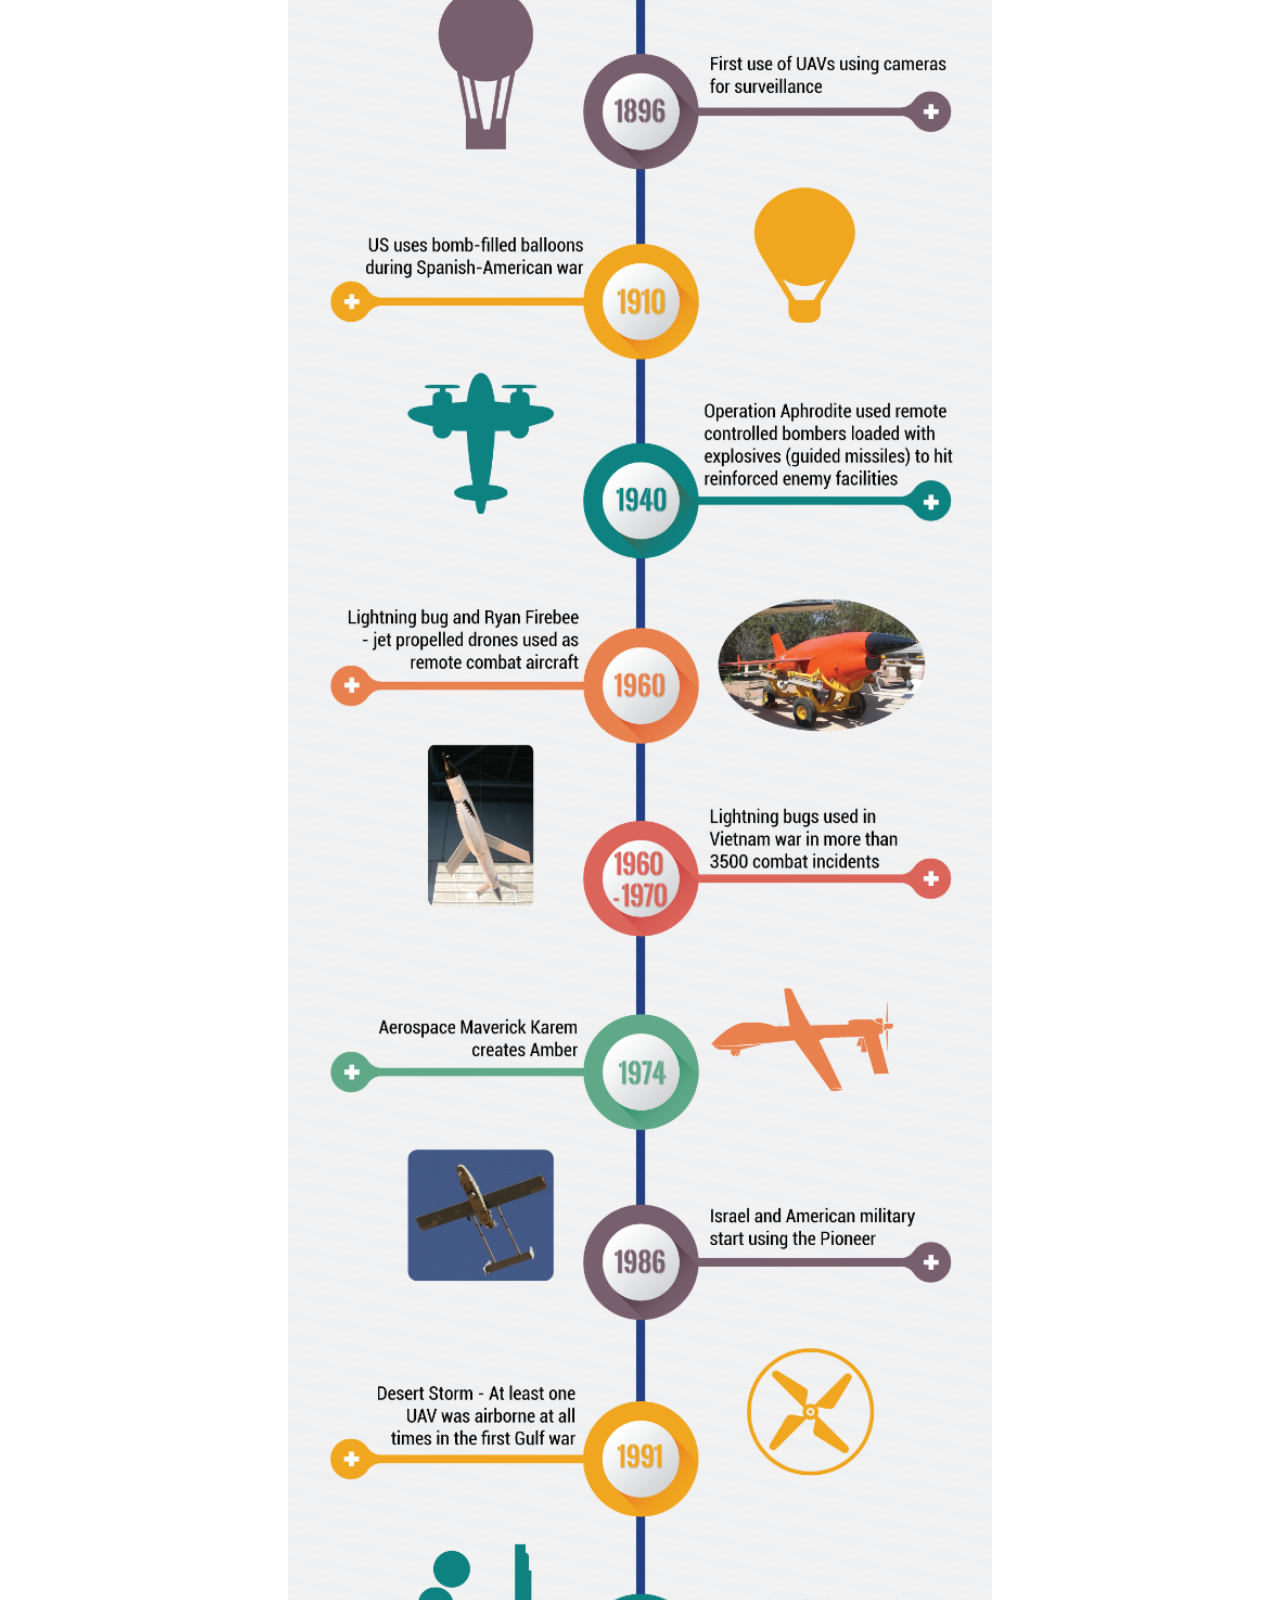
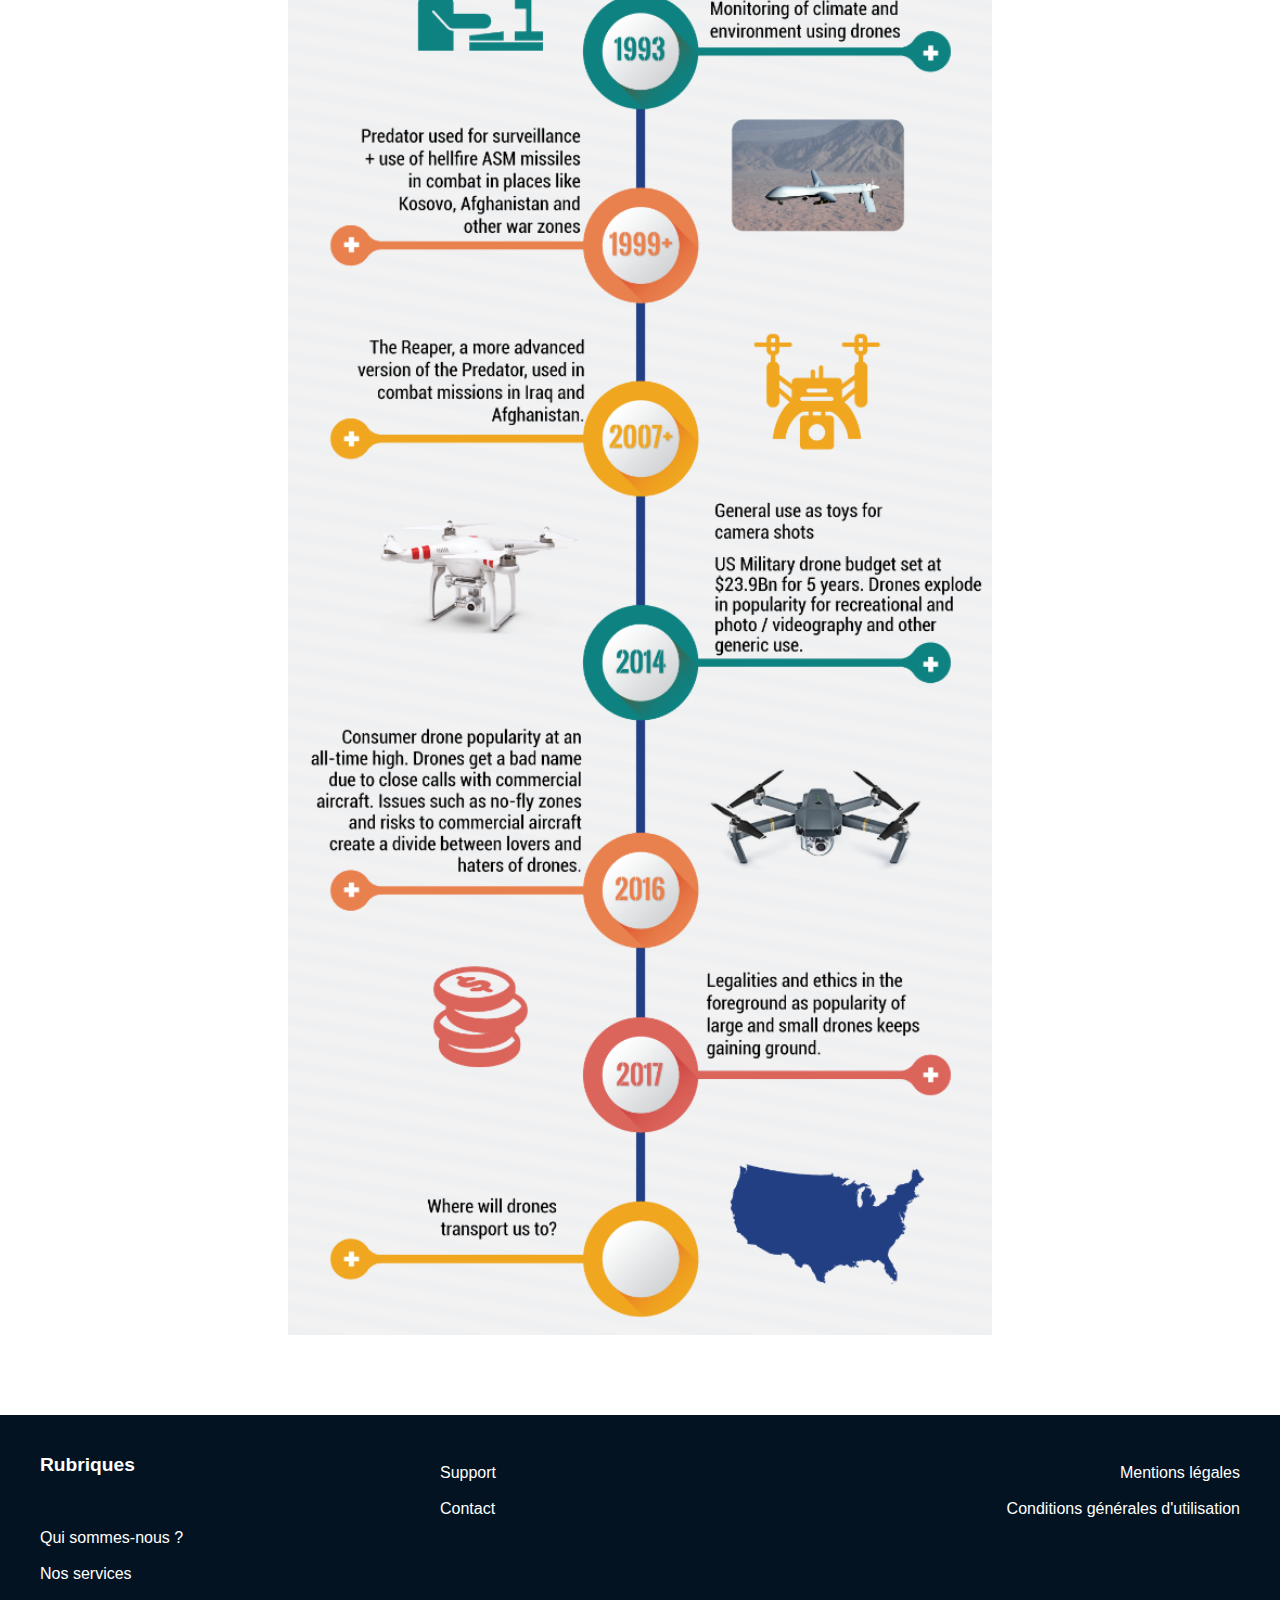
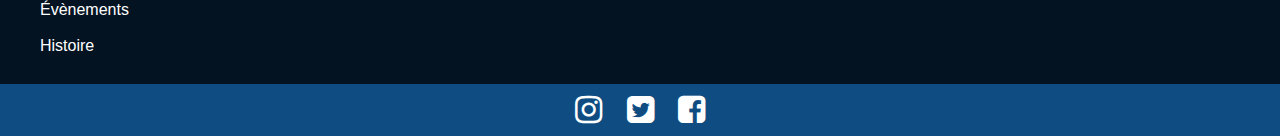
<file: story.html>
<!DOCTYPE html>
<html lang="fr">

<head>
    <meta charset="UTF-8">
    <meta name="viewport" content="width=device-width, initial-scale=1.0">

    <link rel="icon" type="image/png" href="images/favicon.png">
    <title>Serv'Drone</title>

    <link rel="stylesheet" href="https://stackpath.bootstrapcdn.com/font-awesome/4.7.0/css/font-awesome.min.css" integrity="sha384-wvfXpqpZZVQGK6TAh5PVlGOfQNHSoD2xbE+QkPxCAFlNEevoEH3Sl0sibVcOQVnN" crossorigin="anonymous">

    <link rel="stylesheet" href="css/reset.css">
    <link rel="stylesheet" href="css/base.css">
    <link rel="stylesheet" href="css/header.css">
    <link rel="stylesheet" href="css/footer.css">
    <link rel="stylesheet" href="css/technology.css">
    <link rel="stylesheet" href="css/services.css">
    <link rel="stylesheet" href="css/partners.css">
    <link rel="stylesheet" href="css/whoarewe.css">
    <link rel="stylesheet" href="css/history.css">
</head>
<body>
    <header class="header header-small header-5">
        <div class="navbar">
            <div class="container container-navbar">
                <a href="index.html"><img src="images/icon.png" alt="Logotype Serv'Drone"></a>
                <nav class="nav">
                    <a href="about.html" class="bold">Qui sommes-nous ?</a>
                    <a href="services.html" class="bold">Nos services</a>
                    <a href="#" class="light active">Histoire</a>
                    <a href="event.html" class="light">Évènement</a>
                    <a href="support.html" class="light">Support</a>
                    <a href="contact.html" class="light last-nav">Contact</a>
                    <div class="social-networks">
                        <a href="#"><span class="fa fa-instagram fa-2x"></span></a>
                        <a href="#"><span class="fa fa-twitter-square fa-2x"></span></a>
                        <a href="#" class="last-nav"><span class="fa fa-facebook-square fa-2x"></span></a>
                    </div>
                </nav>
            </div>
        </div>
        </div>
    
        <div class="container">
            <div class="presentation">
                <h1 class="prenstation-title">Histoire</h1>
                <p>Toujours bon à savoir</p>
            </div>
        </div>
    </header>
    <section class="content_history">
        <h2 class="title text-center">CHRONOLOGIE DES DRONES</h2>
        <div class="picture_history">
            <img src="images/dronehistory.png">
        </div>
    </section>
    <footer class="footer">
        <div class="container">
            <div class="rubriques">
                <h3>Rubriques</h3>
                <a href="#">Qui sommes-nous ?</a>
                <a href="#">Nos services</a>
                <a href="#">Évènements</a>
                <a href="#">Histoire</a>
            </div>
            <div class="rubriques">
                <a href="#">Support</a>
                <a href="#">Contact</a>
            </div>
            <div class="rubriques rubrique-3">
                <a href="#" class="light">Mentions légales</a>
                <a href="#" class="light">Conditions générales d'utilisation</a>
            </div>
        </div>
        <div class="footer-social-networks">
            <a href="#"><span class="fa fa-instagram fa-2x"></span></a>
            <a href="#"><span class="fa fa-twitter-square fa-2x"></span></a>
            <a href="#" class="last-nav"><span class="fa fa-facebook-square fa-2x"></span></a>
        </div>
    </footer>
</body>

</html>
</file>
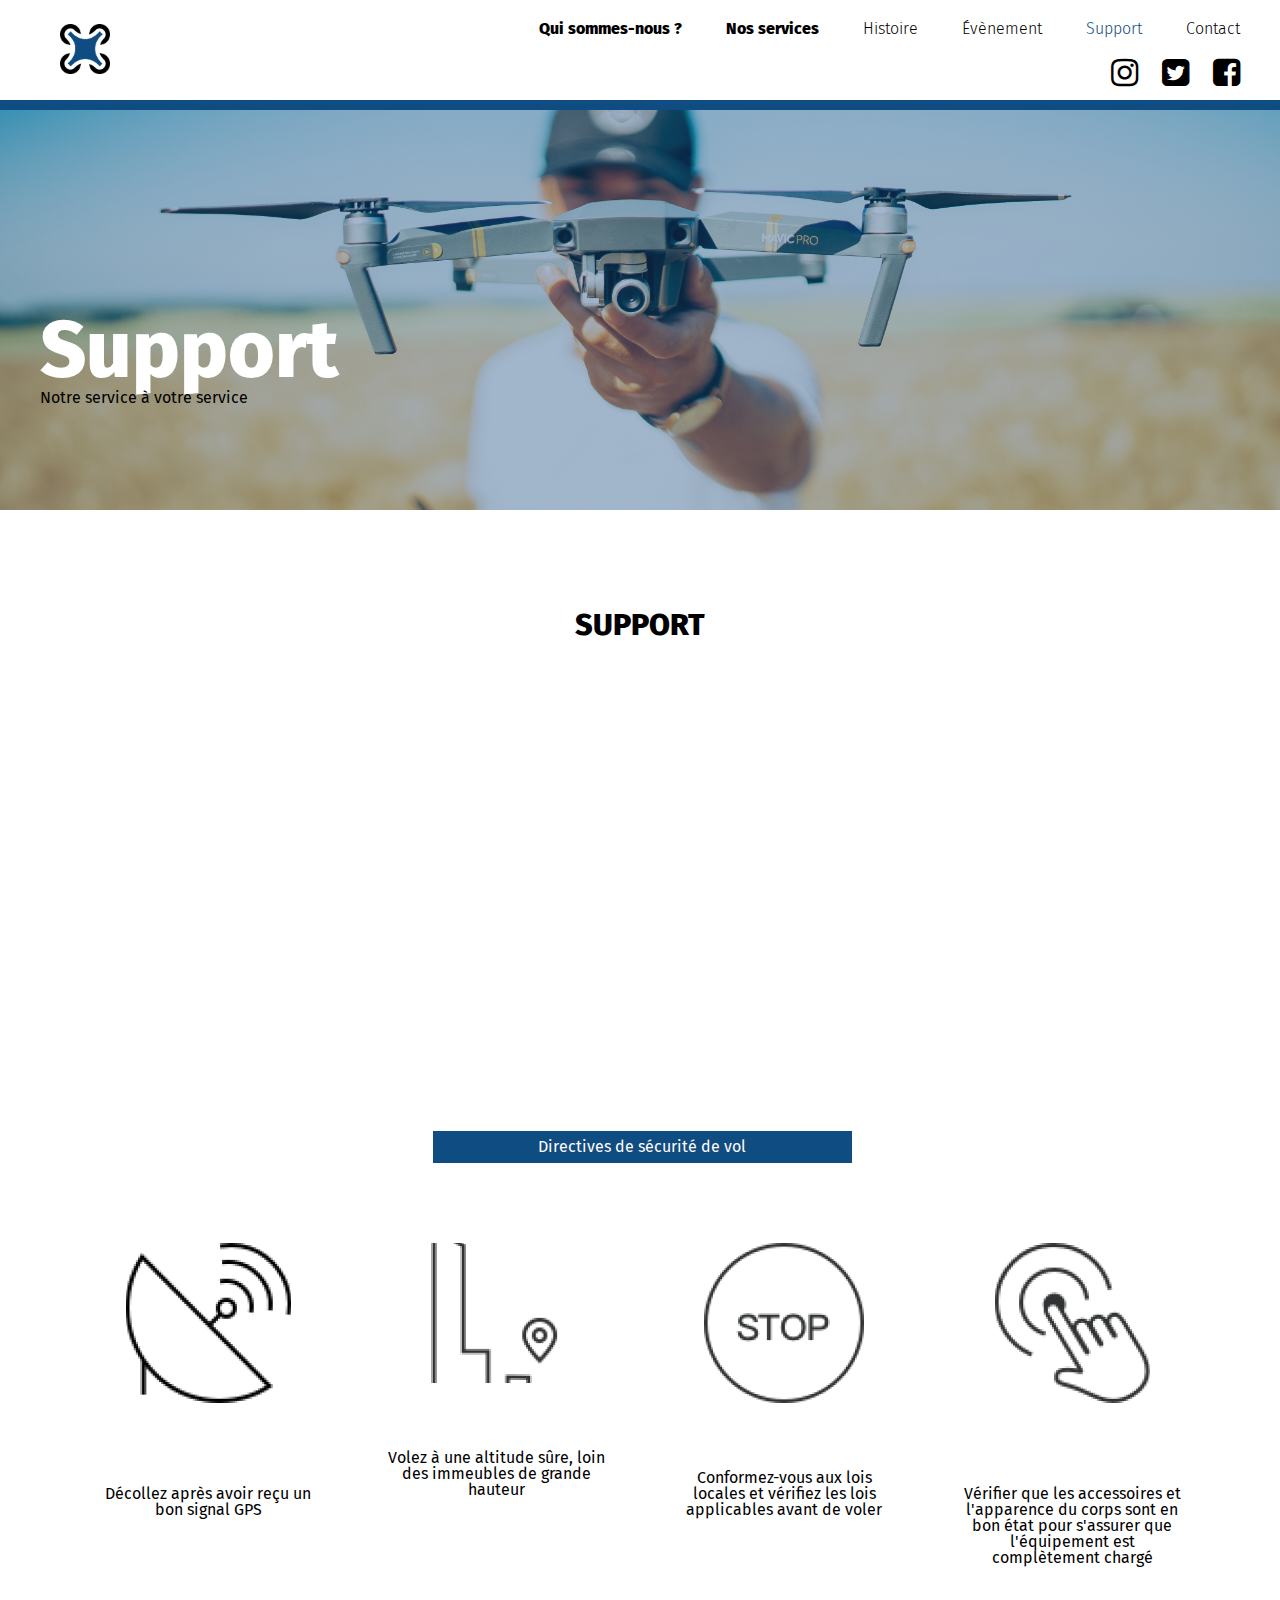
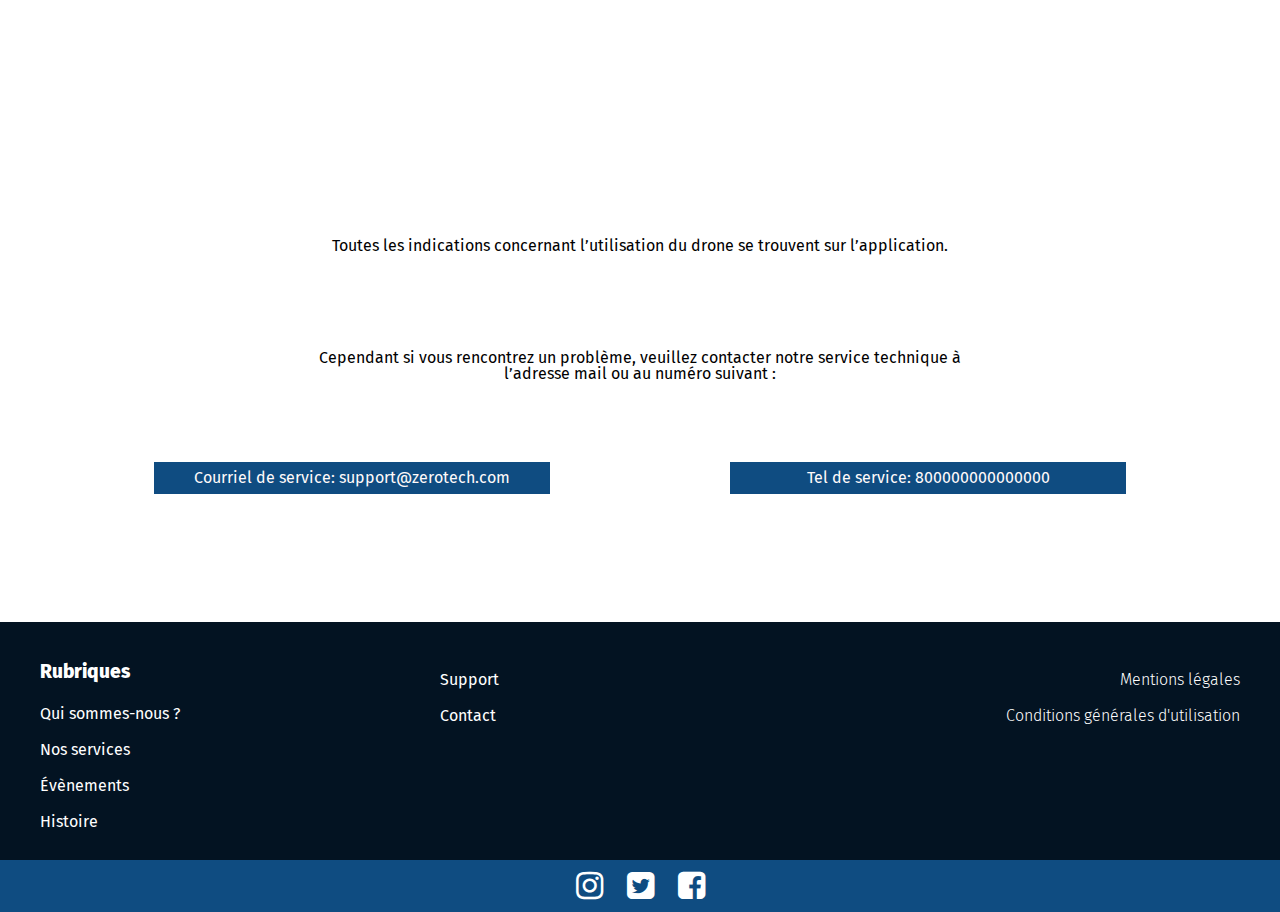
<file: support.html>
<!DOCTYPE html>
<html lang="fr">
  <head>
    <meta charset="UTF-8">
    <meta name="viewport" content="width=device-width, initial-scale=1.0">
    
    <link rel="icon" type="image/png" href="images/icon.png">
    <title>Serv'Drone</title>

    <link href="https://fonts.googleapis.com/css2?family=Fira+Sans:ital,wght@0,300;0,400;0,500;0,700;1,400&display=swap" rel="stylesheet">

    <link rel="stylesheet" href="https://stackpath.bootstrapcdn.com/font-awesome/4.7.0/css/font-awesome.min.css" integrity="sha384-wvfXpqpZZVQGK6TAh5PVlGOfQNHSoD2xbE+QkPxCAFlNEevoEH3Sl0sibVcOQVnN" crossorigin="anonymous">

    <link rel="stylesheet" href="css/reset.css">
    <link rel="stylesheet" href="css/base.css">
    <link rel="stylesheet" href="css/header.css">
    <link rel="stylesheet" href="css/footer.css">
    <link rel="stylesheet" href="css/technology.css">
    <link rel="stylesheet" href="css/services.css">
    <link rel="stylesheet" href="css/partners.css">
    <link rel="stylesheet" href="css/support.css">
  </head>
  <body>
    <header class="header header-small header-6">
        <div class="navbar">
          <div class="container container-navbar">
            <a href="index.html"><img src="images/icon.png" alt="Logotype Serv'Drone"></a>
            <nav class="nav">
              <a href="about.html" class="bold">Qui sommes-nous ?</a>
              <a href="services.html" class="bold">Nos services</a>
              <a href="story.html" class="light">Histoire</a>
              <a href="event.html" class="light">Évènement</a>
              <a href="#" class="light active">Support</a>
              <a href="contact.html" class="light last-nav">Contact</a>
              <div class="social-networks">
                <a href="#"><span class="fa fa-instagram fa-2x"></span></a>
                <a href="#"><span class="fa fa-twitter-square fa-2x"></span></a>
                <a href="#" class="last-nav"><span class="fa fa-facebook-square fa-2x"></span></a>
              </div>
            </nav>
          </div>
        </div>
      </div>
 
      <div class="container">
        <div class="presentation">
          <h1 class="prenstation-title">Support</h1>
          <p>Notre service à votre service</p>
        </div>
      </div>
    </header>

     <section class="contenueSupport">
        <section class="videoDiv">
            <h2 class="title text-center">Support</h2>
            <iframe width="560" height="315" src="https://www.youtube.com/embed/rnkqKYyqMcI" frameborder="0"
                allow="accelerometer; autoplay; clipboard-write; encrypted-media; gyroscope; picture-in-picture"
                allowfullscreen></iframe>
        </section>
        <h2 class="titreIcon">Directives de sécurité de vol</h2>
        <section class="iconText">
            <figure class="fig">
                <img src="images/support1.png" alt="" class="icon icon1" />
                <figcaption>Décollez après avoir reçu un bon signal GPS</figcaption>
            </figure>
            <figure class="fig">
                <img src="images/support2.png" alt="" class="icon" />
                <figcaption>Volez à une altitude sûre, loin des immeubles de grande hauteur</figcaption>
            </figure>
            <figure class="fig">
                <img src="images/support3.png" alt="" class="icon" />
                <figcaption>Conformez-vous aux lois locales et vérifiez les lois applicables avant de voler</figcaption>
            </figure>
            <figure class="fig">
                <img  src="images/support4.png" alt="" class="icon icon4" />
                <figcaption>Vérifier que les accessoires et l'apparence du corps sont en bon état pour s'assurer que
                    l'équipement est complètement chargé</figcaption>
            </figure>
        </section>
        <section class="">
            <p class="repaire">Toutes les indications concernant l’utilisation du drone se trouvent sur l’application.</p>
            <p class="repaire">Cependant si vous rencontrez un problème, veuillez contacter notre service technique à l’adresse mail ou au numéro suivant :</p>
            <div class="teleMail">
                <p class="tele">Courriel de service: support@zerotech.com</p>
                <p class="mail">Tel de service: 800000000000000</p>
            </div>
        </section>
    </section>
    
    <footer class="footer"> 
      <div class="container">
        <div class="rubriques">
          <h3>Rubriques</h3>
          <a href="about.html">Qui sommes-nous ?</a>
          <a href="services.html">Nos services</a>
          <a href="events.html">Évènements</a>
          <a href="story.html">Histoire</a>
        </div>
        <div class="rubriques">
          <a href="support.html">Support</a>
          <a href="contact.html">Contact</a>
        </div>
        <div class="rubriques rubrique-3">
          <a href="mentions.html" class="light">Mentions légales</a>
          <a href="mentions.html" class="light">Conditions générales d'utilisation</a>
        </div>
      </div>
      <div class="footer-social-networks">
        <a href="#"><span class="fa fa-instagram fa-2x"></span></a>
        <a href="#"><span class="fa fa-twitter-square fa-2x"></span></a>
        <a href="#" class="last-nav"><span class="fa fa-facebook-square fa-2x"></span></a>
      </div>
    </footer>
  </body>
</html>
</file>
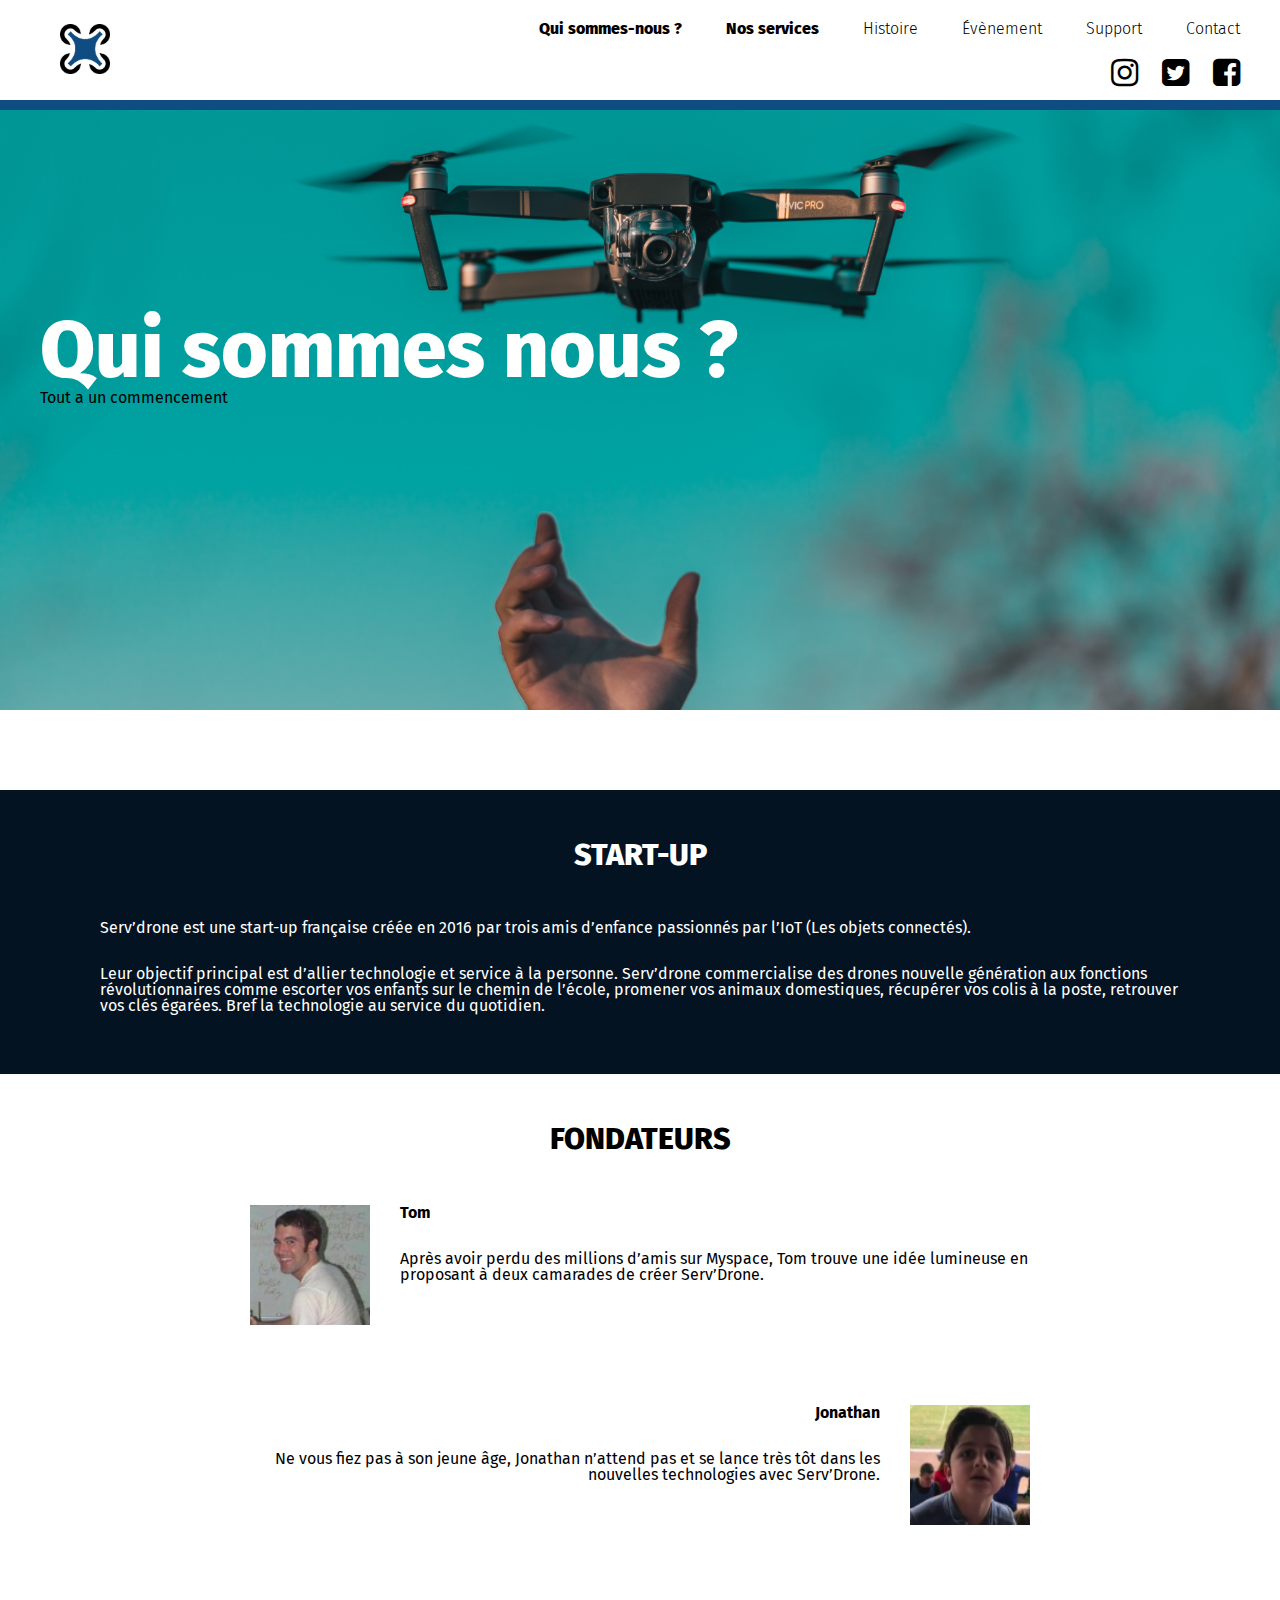
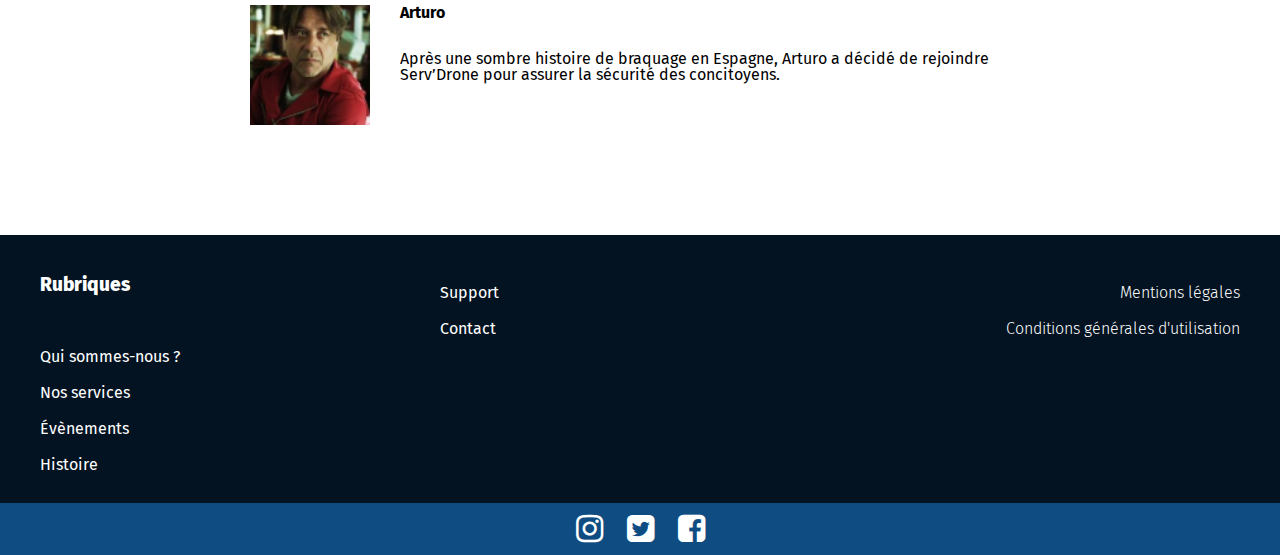
<file: whoarewe.html>
<!DOCTYPE html>
<html lang="fr">

<head>
    <meta charset="UTF-8">
    <meta name="viewport" content="width=device-width, initial-scale=1.0">

    <link rel="icon" type="image/png" href="images/favicon.png">
    <title>Serv'Drone</title>

    <link href="https://fonts.googleapis.com/css2?family=Fira+Sans:ital,wght@0,300;0,400;0,500;0,700;1,400&display=swap" rel="stylesheet">

    <link rel="stylesheet" href="https://stackpath.bootstrapcdn.com/font-awesome/4.7.0/css/font-awesome.min.css" integrity="sha384-wvfXpqpZZVQGK6TAh5PVlGOfQNHSoD2xbE+QkPxCAFlNEevoEH3Sl0sibVcOQVnN" crossorigin="anonymous">

    <link rel="stylesheet" href="css/reset.css">
    <link rel="stylesheet" href="css/base.css">
    <link rel="stylesheet" href="css/header.css">
    <link rel="stylesheet" href="css/footer.css">
    <link rel="stylesheet" href="css/technology.css">
    <link rel="stylesheet" href="css/services.css">
    <link rel="stylesheet" href="css/partners.css">
    <link rel="stylesheet" href="css/whoarewe.css">
</head>
<header class="header">
    <div class="navbar">
      <div class="container container-navbar">
        <a href="#"><img src="images/icon.png" alt="Logotype Serv'Drone"></a>
        <nav class="nav">
          <a href="about.html" class="bold">Qui sommes-nous ?</a>
          <a href="services.html" class="bold">Nos services</a>
          <a href="story.html" class="light">Histoire</a>
          <a href="event.html" class="light">Évènement</a>
          <a href="support.html" class="light">Support</a>
          <a href="contact.html" class="light last-nav">Contact</a>
          <div class="social-networks">
            <a href="#"><span class="fa fa-instagram fa-2x"></span></a>
            <a href="#"><span class="fa fa-twitter-square fa-2x"></span></a>
            <a href="#" class="last-nav"><span class="fa fa-facebook-square fa-2x"></span></a>
          </div>
        </nav>
      </div>
    </div>
  </div>

  <div class="container">
    <div class="presentation">
      <h1 class="prenstation-title">Qui sommes nous ?</h1>
      <p>Tout a un commencement</p>
    </div>
  </div>
</header>
<body>
    <section class="first_part">
        <h2 class="title text-center">START-UP</h2>
        <p>Serv’drone est une start-up française créée en 2016 par trois amis d’enfance
            passionnés par l’IoT (Les objets connectés).
        </p>
        <p>Leur objectif principal est d’allier technologie et service à la personne. Serv’drone commercialise des
            drones nouvelle génération aux fonctions révolutionnaires comme escorter vos enfants sur le chemin de
            l’école, promener vos animaux domestiques, récupérer vos colis à la poste, retrouver vos clés égarées. Bref
            la technologie au service du quotidien.
        </p>
    </section>
    <section class="second_part">
        <h2 class="title text-center">FONDATEURS</h2>
        <div class="picture_direction_left">
            <div class="picture_portraitfirstpart">
                <img src="images/fondateur1.png">
            </div>
            <div class="text_direction_left">
                <h3>Tom</h3>
                <p>Après avoir perdu des millions d’amis sur Myspace, Tom trouve une idée lumineuse en proposant à deux
                    camarades de créer Serv’Drone.
                </p>
            </div>
        </div>
        <div class="picture_direction_right">
            <div class="picture_portraitsecondpart_mobile">
                <img src="images/fondateur2.png">
            </div>
            <div class="text_direction_right">
                <h3 class="direction_right">Jonathan</h3>
                <p>Ne vous fiez pas à son jeune âge, Jonathan n’attend pas et se lance très tôt dans les nouvelles
                    technologies avec Serv’Drone.
                </p>
            </div>
            <div class="picture_portraitsecondpart_pc">
                <img src="images/fondateur2.png">
            </div>
        </div>
        <div class="picture_direction_left">
            <div class="picture_portraitthirdpart">
                <img src="images/fondateur3.png">
            </div>
            <div class="text_direction_left">
                <h3>Arturo</h3>
                <p>Après une sombre histoire de braquage en Espagne, Arturo a décidé de rejoindre Serv’Drone pour
                    assurer la sécurité des concitoyens.
                </p>
            </div>
        </div>
    </section>
    <footer class="footer"> 
      <div class="container">
        <div class="rubriques">
          <h3>Rubriques</h3>
          <a href="about.html">Qui sommes-nous ?</a>
          <a href="services.html">Nos services</a>
          <a href="events.html">Évènements</a>
          <a href="story.html">Histoire</a>
        </div>
        <div class="rubriques">
          <a href="support.html">Support</a>
          <a href="contact.html">Contact</a>
        </div>
        <div class="rubriques rubrique-3">
          <a href="mentions.html" class="light">Mentions légales</a>
          <a href="mentions.html" class="light">Conditions générales d'utilisation</a>
        </div>
      </div>
      <div class="footer-social-networks">
        <a href="#"><span class="fa fa-instagram fa-2x"></span></a>
        <a href="#"><span class="fa fa-twitter-square fa-2x"></span></a>
        <a href="#" class="last-nav"><span class="fa fa-facebook-square fa-2x"></span></a>
      </div>
    </footer>
</body>

</html>
</file>
<file: css/base.css>
.container {
  max-width: 1200px;
  margin: 0 auto;
  padding: 0 15px;
}

a:hover {
  color: #0F4C81;

  transition: .3s;
}

/* typographies */
html {
  font-size: 16px;
}

body {
  font-family: 'Fira Sans', sans-serif;
}

.bold {
  font-weight: 800;
}

.light {
  font-weight: 300;
}

.title {
  font-size: 1.9em;
  font-weight: 800;
  text-transform: uppercase;
  margin: 20px 0;
}

.text-center {
  text-align: center;
} 

.bg-light {
  background-color: #B8D4D4;
}
</file>
<file: css/header.css>
.header {
  height: 600px;

  background: center / cover no-repeat url(/images/header.jpg);
}

.header-1 {
  background: linear-gradient(#194b8165, #194b8165),
  center / cover no-repeat url(/images/header-1.jpg);
}

.header-2 {
  background: linear-gradient(#194b8165, #194b8165),
  center / cover no-repeat url(/images/header-2.jpg);
}

.header-3 {
  background: linear-gradient(#194b8165, #194b8165),
  center / cover no-repeat url(/images/header-3.jpg);
}

.header-4 {
  background: linear-gradient(#194b8165, #194b8165),
  center / cover no-repeat url(/images/header-4.jpg);
}

.header-5 {
  background: linear-gradient(#194b8165, #194b8165),
  center / cover no-repeat url(/images/header-5.jpg);
}

.header-6 {
  background: linear-gradient(#194b8165, #194b8165),
  center / cover no-repeat url(/images/header-6.jpg);
}

.header-small {
  height: 400px;
}

.navbar {
  text-align: center;

  background: #FFF;

  border-bottom: 10px solid #0F4C81;
}

.navbar a {
  display: inline-block;
  padding: 10px 20px;
}

.social-networks a {
  padding: 0 10px;
}

a.last-nav {
  padding-right: 0;
}

.nav {
  margin: 10px 0;
}

.container-navbar {
  height: 100%;
}

.navbar img {
  width: 50px;
  padding-top: 10px;
}

.social-networks {
  margin-top: 10px;
}

.prenstation-title {
  margin-top: 50px;
  font-size: 3em;
  font-weight: 800;
  color: #FFF;
}

.active {
  color: #0F4C81;
}


@media only screen and (min-width: 768px) {
  .navbar {
    position: fixed;
    top: 0;
    left: 0;
    right: 0;
    height: 100px;


    z-index: 2;
  }  

  .navbar img {
    padding-top: 0;
  }

  .header {
    margin-top: 110px;
  }

  .container-navbar {
    display: flex;
    justify-content: space-between;
    align-items: center;
  }

  .social-networks {
    text-align: right;
  }

  .presentation {
    padding-top: 150px;
  }

  .prenstation-title {
    font-size: 5em;
    font-weight: 800;
    color: #FFF;
  }
}
</file>
<file: css/footer.css>
.footer {
  padding-top: 40px;
  color: #fff;

  background-color: #031322;
}

.footer a {
  padding: 10px 0;
}

.rubriques a {
  display: block;
}

.rubriques h3 {
  font-weight: 800;
  font-size: 1.2em;
  margin-bottom: 15px;
}

.footer-social-networks {
  margin-top: 20px;
  padding: 10px 0;
  text-align: center;

  background-color: #0F4C81;
}

.footer-social-networks a {
  padding: 0 10px;
}

.footer-social-networks a:hover {
  color:#031322;
}

@media only screen and (min-width: 768px) {
  .footer .container {
    display: grid;
    grid-template-columns: 1fr 1fr 1fr;
  }

  .rubrique-3 {
    text-align: right;
  }
}
</file>
<file: css/technology.css>
.technology {
  margin-top: 100px;
  padding: 70px 0 0 0;

  background-color: #B8D4D4;
}

.technology .container {
  margin-bottom: 40px;
}

.tech-img {
  height: 400px;

  background: center / cover no-repeat url(/images/header-3.jpg);
}


@media only screen and (min-width: 768px) {
  .technology {
    padding: 0;
    display: grid;
    grid-template-columns: 1fr 1fr;
  }

  .technology .container {
    margin: 70px 20px 0 15px;
  }
  
}

@media only screen and (min-width: 992px) {
  .technology .container {
    margin: 70px 20px 0 80px;
  }
}
</file>
<file: css/services.css>
.services {
  margin: 80px 0;
  padding: 30px;
}

.service-text {
  padding: 40px 0;
}

.service-img {
  margin-top: 20px;
  position: relative;
  height: 300px;
  background: center / cover no-repeat url(/images/service1.png);

  border-radius: 13px;

  transition: .3s;
}

.service-img-1 {
  background-image: url(/images/service2.png);
}

.service-img-2 {
  background-image: url(/images/service3.png);
}

.service-img-3 {
  background-image: url(/images/service4.png);
}

.service-img-4 {
  background-image: url(/images/service5.png);
}

.services a:hover .service-img {
  box-shadow: 4px 3px 14px -1px rgba(0, 0, 0, 0.26);
}

.service-img p {
  padding: 30px;
  position: absolute;
  top: 20px;
  right: 0;
  width: 200px;

  font-weight: 900;

  border-radius: 10px 0 0 10px;

  background-color: #B8D4D4;
}

.application {
  padding: 50px 0;
}

.application .title {
  margin-bottom: 50px;
}
/* products */
.products {
  margin: 50px 0;
}

.product {
  padding: 15px;
  margin: 30px 0;

  color: #FFF;

  background-color: #031322;
}

.product img {

  width: 100%;
}

.product-title {
  margin-top: 20px;
  font-weight: 800;
}

.product-details {
  margin: 20px 0;
}

.product-price {
  text-align: center;
  font-weight: 800;
}

.product .btn {
  display: inline-block;
  margin-top: 20px;
  padding: 10px 0;
  width: 100%;

  text-align: center;

  background-color: #0F4C81;

  border-radius: 6px;
}

a.btn:hover {
  color: #031322;
}



@media only screen and (min-width: 768px) { 
  .products {
    display: grid;
    grid-template-columns: 1fr 1fr 1fr;
    grid-gap: 20px;
  }

  .product {
    min-height: 600px;
    position: relative;
  }

  .bottom-product {
    position: absolute;
    bottom: 15px;
    left: 15px;
    right: 15px;
  }
}
</file>
<file: css/partners.css>
.block-partner {
  text-align: center;

}

.partners {
  display: grid;
  grid-template-columns: 1fr 1fr;

  margin: 30px 0;
}

.presse {
  padding: 20px 0;
}

.presse-images img {
  width: 100%;
  margin: 10px 0;
}

@media only screen and (min-width: 600px) { 
  .presse-images {
    display: grid;
    grid-template-columns: 1fr 1fr;
    grid-gap: 20px;
  }
}

@media only screen and (min-width: 768px) { 

  .presse-images {
    margin: 0 auto;
    width: 500px;
  }

  .block-partner {
    display: flex;
    text-align: center;
    align-items: center;
  }

  .partners {
    display: grid;
    grid-template-columns: 1fr 1fr 1fr;
  }
}
</file>
<file: css/whoarewe.css>
.first_part {
    color: white;
    background-color: #031322;
    padding-top: 30px;
    padding-bottom: 30px;
    margin-top: 80px;
}
h2 {
    padding-bottom: 30px;
}
h3 {
    padding-bottom: 30px;
    font-weight: bold;
}
.first_part p {
    padding-bottom: 30px;
    padding-right: 40px;
    padding-left:40px;
}
.second_part {
    padding: 30px 0;
}
.picture_direction_left {
    padding-right: 40px;
    padding-left:40px;
    padding-bottom: 40px;
}
.picture_portraitfirstpart,
.picture_portraitsecondpart_mobile,
.picture_portraitthirdpart {
    display: flex;
    justify-content: center;
}
.picture_portraitfirstpart img {
    width: 120px;
    height: 120px;
}
.picture_direction_right {
    padding-right: 40px;
    padding-left:40px;
    padding-bottom: 40px;
}
.text_direction_right p {
    text-align: right;
}
.picture_portraitsecondpart_pc {
    display: none;
}
.picture_portraitsecondpart_mobile img {
    width: 120px;
    height: 120px;
}
.picture_portraitthirdpart img {
    width: 120px;
    height: 120px;
}
@media screen and (min-width: 768px) and (max-width: 992px) {
    .picture_direction_left {
        display: flex;
    }
    .picture_direction_right {
        display: flex;
    }
    .picture_portraitsecondpart_mobile {
        display:none;
    }
    .picture_portraitsecondpart_pc {
        display: flex;
        padding-left: 30px;
    }
    .picture_portraitsecondpart_pc img {
        width: 120px;
        height: 120px;
    }
    .direction_right {
        text-align: right;
    }
    .picture_portraitfirstpart {
        padding-right: 30px;
    }
    .picture_portraitthirdpart {
        padding-right: 30px;
    }
}
@media screen and (min-width: 992px) and (max-width: 1200px) {
    .first_part p {
        padding-right: 100px;
        padding-left:100px;
    }
    .picture_direction_left {
        display: flex;
        padding-right: 150px;
        padding-left:150px;
        padding-bottom: 80px;
    }
    .picture_direction_right {
        display: flex;
        padding-right: 150px;
        padding-left:150px;
        padding-bottom: 80px;
    }
    .picture_portraitsecondpart_mobile {
        display:none;
    }
    .picture_portraitsecondpart_pc {
        display: flex;
        padding-left: 30px;
    }
    .picture_portraitsecondpart_pc img {
        width: 120px;
        height: 120px;
    }
    .direction_right {
        text-align: right;
    }
    .picture_portraitfirstpart {
        padding-right: 30px;
    }
    .picture_portraitthirdpart {
        padding-right: 30px;
    }
}
@media screen and (min-width: 1200px) {
    .first_part p {
        padding-right: 100px;
        padding-left:100px;
    }
    .picture_direction_left {
        display: flex;
        padding-right: 250px;
        padding-left:250px;
        padding-bottom: 80px;
    }
    .picture_direction_right {
        display: flex;
        padding-right: 250px;
        padding-left:250px;
        padding-bottom: 80px;
    }
    .picture_portraitsecondpart_mobile {
        display:none;
    }
    .picture_portraitsecondpart_pc {
        display: flex;
        padding-left: 30px;
    }
    .picture_portraitsecondpart_pc img {
        width: 120px;
        height: 120px;
    }
    .direction_right {
        text-align: right;
    }
    .picture_portraitfirstpart {
        padding-right: 30px;
    }
    .picture_portraitthirdpart {
        padding-right: 30px;
    }
}
</file>
<file: css/event.css>
.content_event {
    display: flex;
    flex-direction: column;
    align-items: center;
}
.content_event p {
    text-align: center;
    padding-bottom: 50px;
    padding-top: 50px;
}
.content_event img {
    padding-bottom: 50px;
}
</file>
<file: css/history.css>
.content_history {
    margin-top: 80px;
    margin-bottom: 80px;
}
.picture_history {
    display:flex;
    justify-content: center;
}
.picture_history img {
    width: 80%;
}
@media screen and (min-width: 768px) and (max-width: 992px) {
    .picture_history {
        margin-left: 100px;
        margin-right: 100px;
    }
}
@media screen and (min-width: 992px) and (max-width: 1200px) {
    .picture_history {
        margin-left: 170px;
        margin-right: 170px;
    }
}
@media screen and (min-width: 1200px) {
    .picture_history {
        margin-left: 200px;
        margin-right: 200px;
    }
}
</file>
<file: css/support.css>
.videoDiv,
.iconText {
  margin-bottom: 7em;
}
.contenueSupport {
 margin: 4em auto; 
 padding: 1em 4em;
 text-align: center;
}

.videoDiv > h2 {
 margin-bottom: 2em;
}

/* les icons de page support commence */
.titreIcon {
  color: snow;
  background-color: #0F4C81;
  margin: 5em 32%;
  padding: .5em;
  width: 35%;
}

.iconText {
  display: flex;
  flex-direction: row;
  flex-wrap: wrap;
  justify-content: space-around;
}
.fig {
  width: 25%;
  margin-bottom: 7em;
}
.icon {
  margin-bottom: 2em;
}
.icon1,
.icon4 {
  margin-bottom: 3em;
}
.fig > figcaption {
  text-align: center;
  padding: 2em;
}

.repaire {
  margin-bottom: 4em;
  padding: 1em 15em;
}
.teleMail {
  display: flex;
  flex-direction: row;
  flex-wrap: wrap;
  justify-content: space-around;
}
.tele,
.mail {
  color: snow;
  background-color: #0F4C81;
  margin-bottom: 3em;
  padding: .5em;
  width: 33%;
}
</file>
